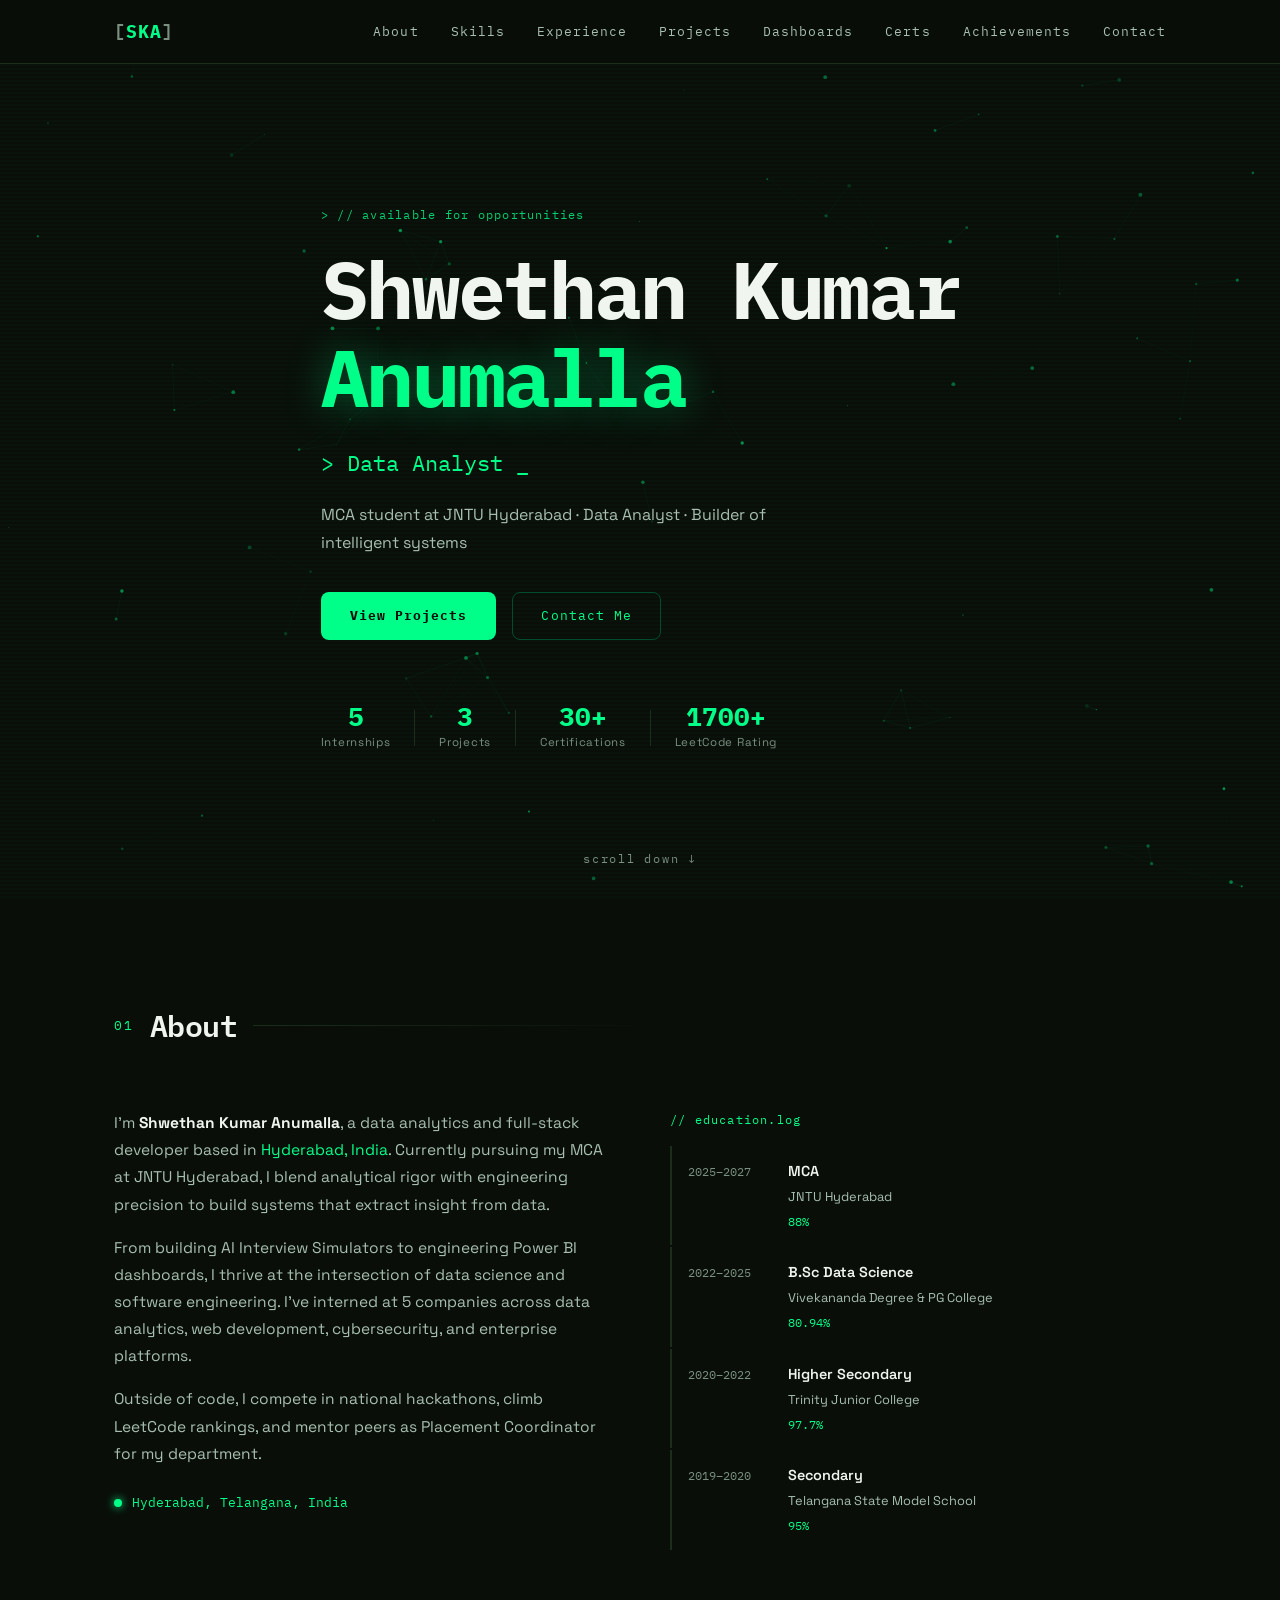
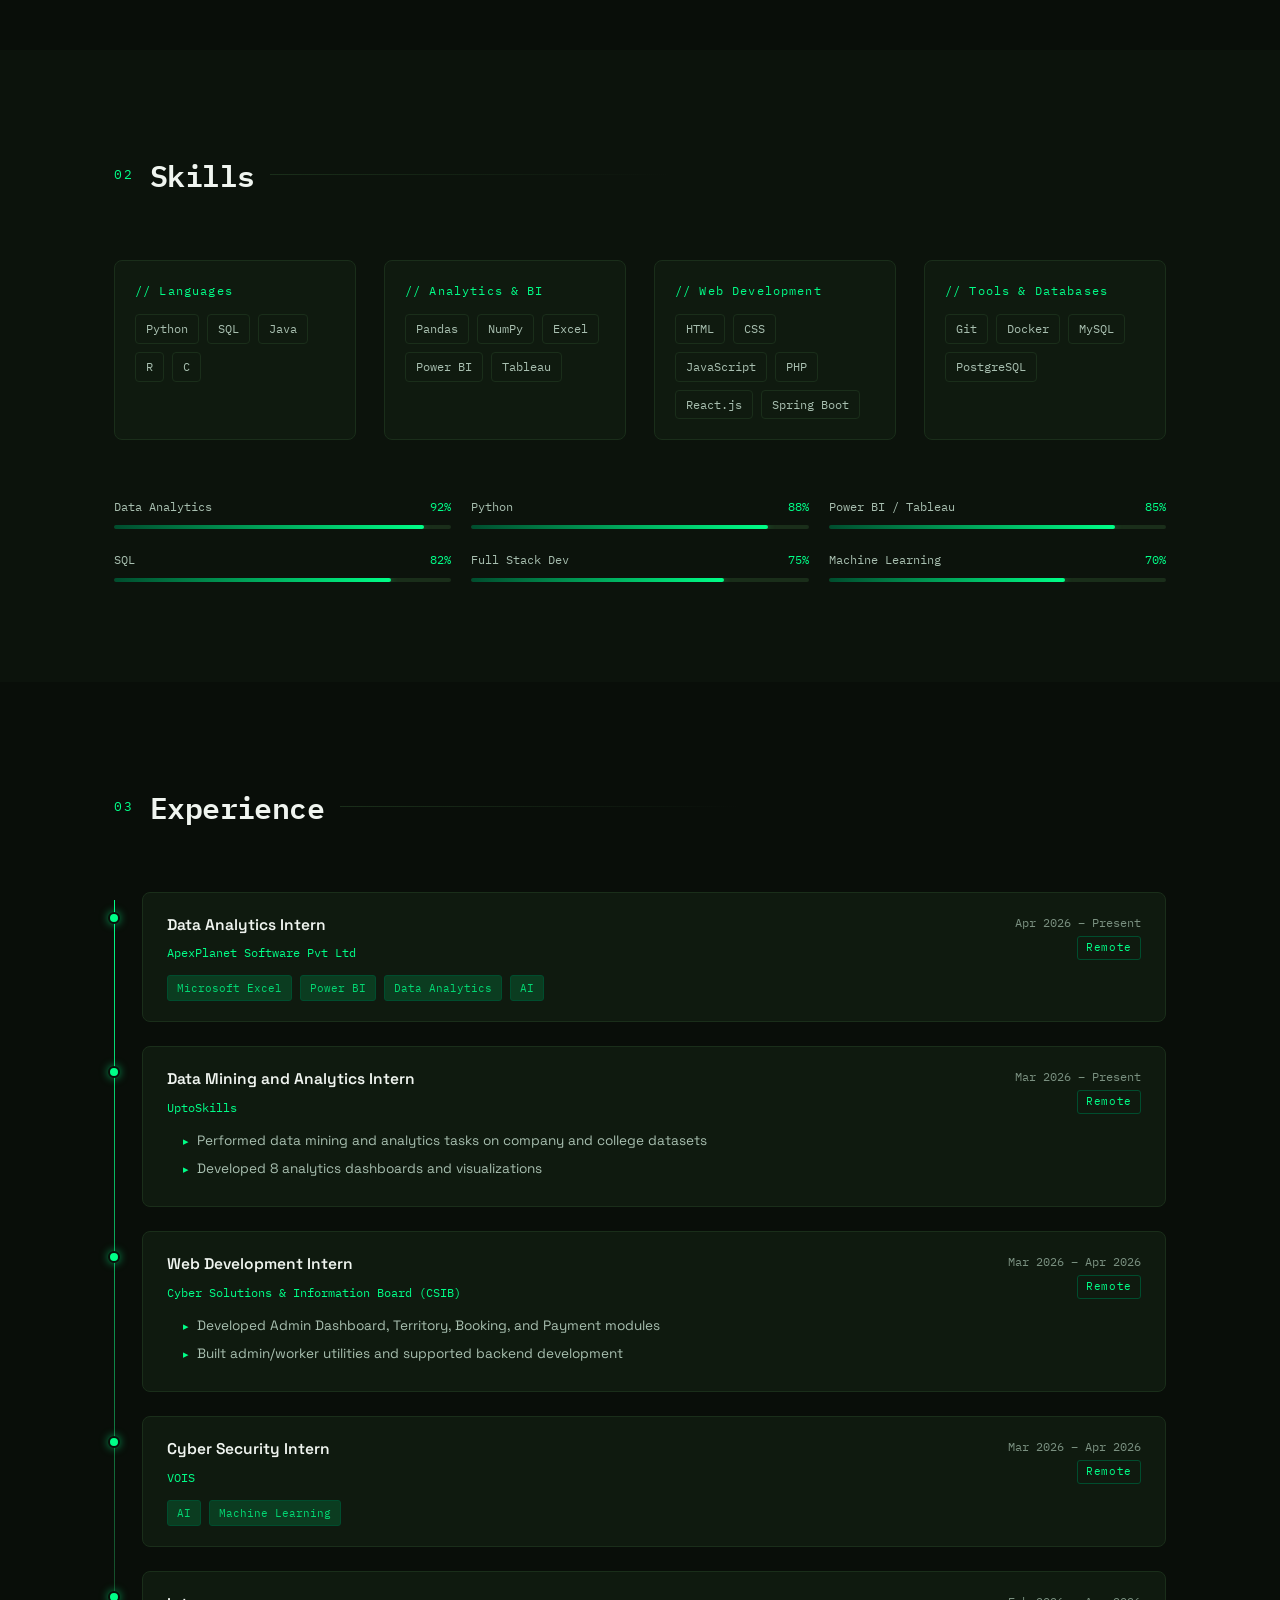
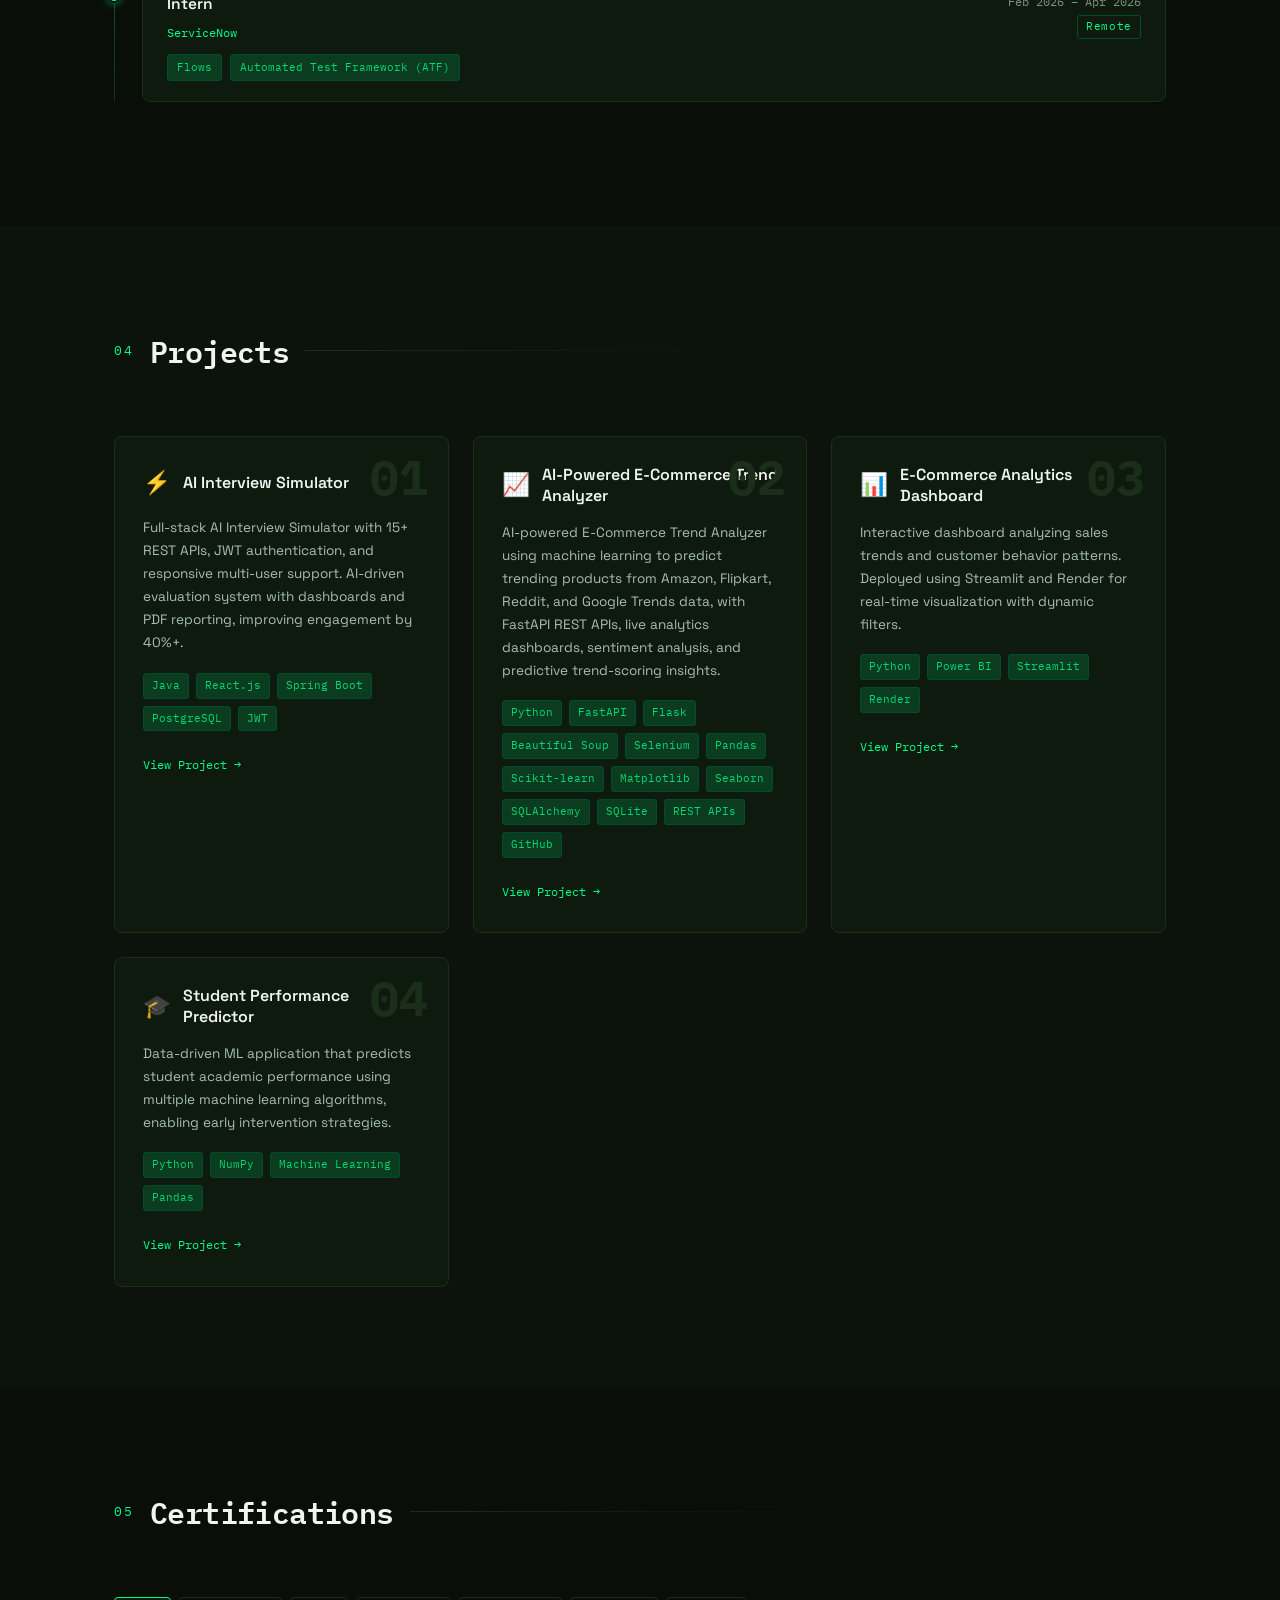
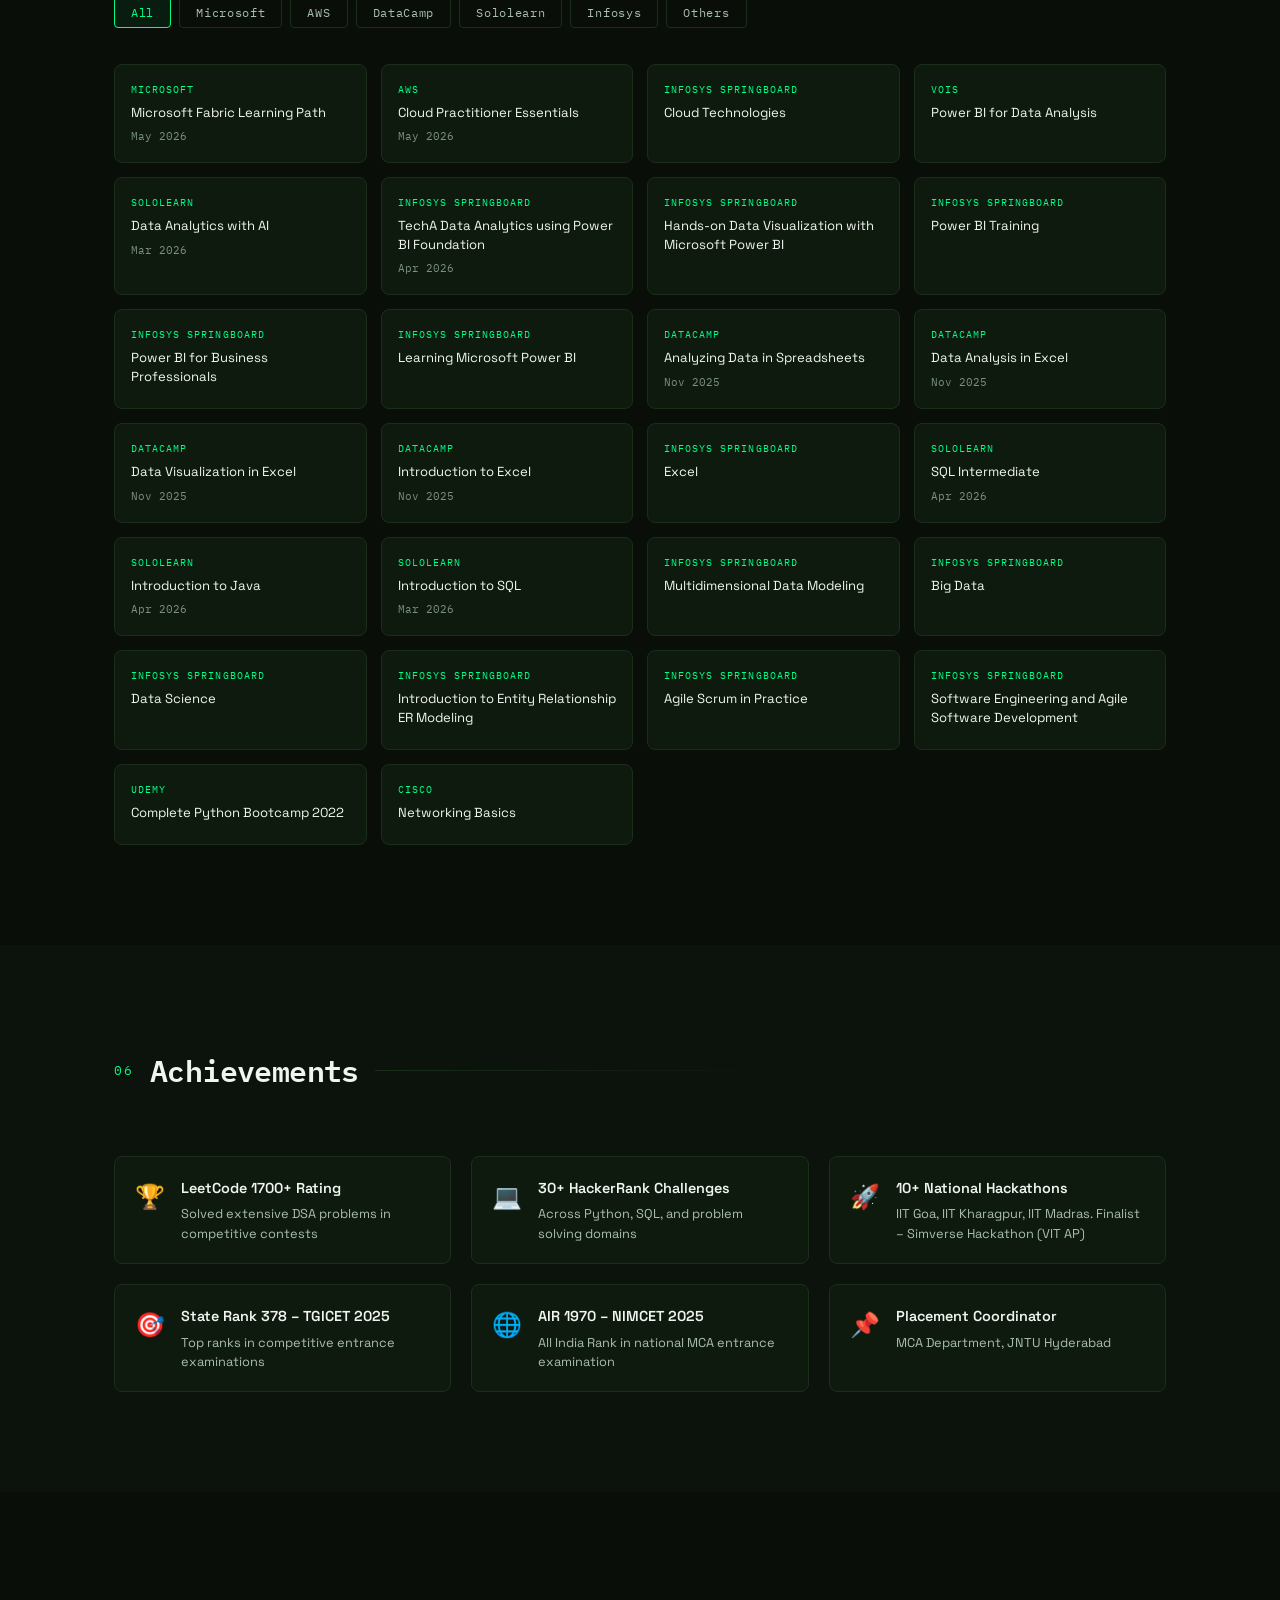
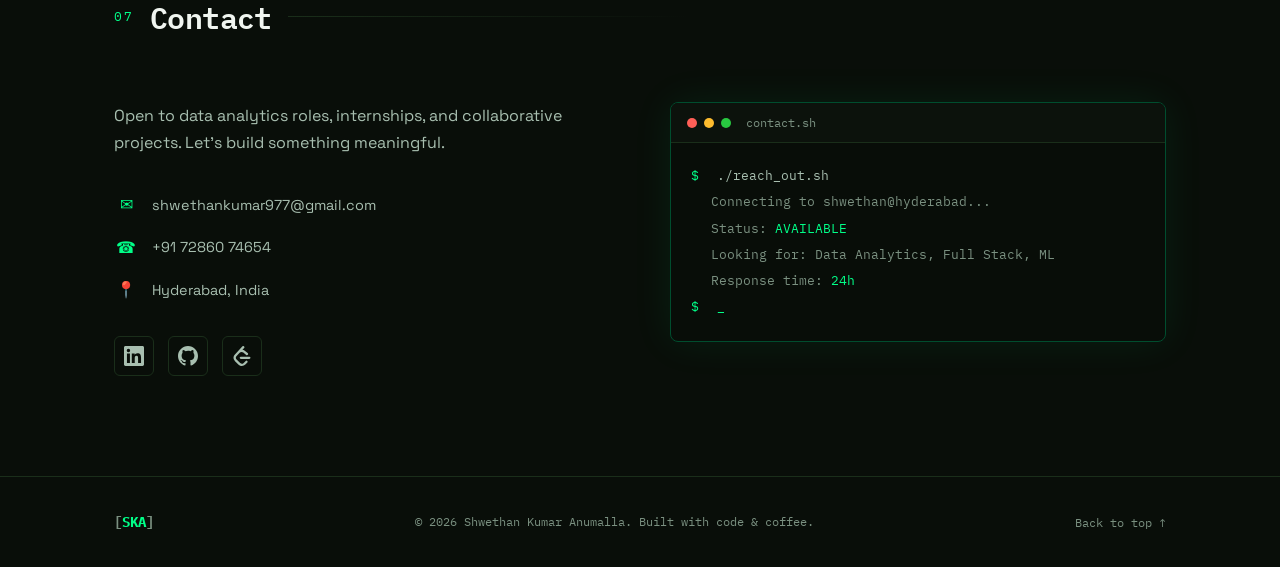
<file: index.html>
<!DOCTYPE html>
<html lang="en">
<head>
  <meta charset="UTF-8" />
  <meta name="viewport" content="width=device-width, initial-scale=1.0" />
  <title>Shwethan Kumar Anumalla – Portfolio</title>
  <link rel="preconnect" href="https://fonts.googleapis.com" />
  <link rel="preconnect" href="https://fonts.gstatic.com" crossorigin />
  <link href="https://fonts.googleapis.com/css2?family=IBM+Plex+Mono:ital,wght@0,400;0,500;0,600;0,700;1,400&family=Space+Grotesk:wght@300;400;500;600;700&display=swap" rel="stylesheet" />
  <link rel="stylesheet" href="style.css" />
</head>
<body>

  <!-- NAVBAR -->
  <nav class="navbar" id="navbar">
    <div class="nav-container">
      <a href="#hero" class="nav-logo">
        <span class="logo-bracket">[</span>SKA<span class="logo-bracket">]</span>
      </a>
      <ul class="nav-links" id="navLinks">
        <li><a href="#about" class="nav-link">About</a></li>
        <li><a href="#skills" class="nav-link">Skills</a></li>
        <li><a href="#experience" class="nav-link">Experience</a></li>
        <li><a href="#projects" class="nav-link">Projects</a></li>
        <li><a href="dashboards.html" class="nav-link">Dashboards</a></li>
        <li><a href="#certifications" class="nav-link">Certs</a></li>
        <li><a href="#achievements" class="nav-link">Achievements</a></li>
        <li><a href="#contact" class="nav-link">Contact</a></li>
      </ul>
      <button class="hamburger" id="hamburger" aria-label="Menu">
        <span></span><span></span><span></span>
      </button>
    </div>
  </nav>

  <!-- HERO -->
  <section class="hero" id="hero">
    <canvas id="particleCanvas"></canvas>
    <div class="scanlines"></div>
    <div class="hero-content">
      <div class="hero-tag">// available for opportunities</div>
      <h1 class="hero-name">Shwethan Kumar<br/><span class="name-accent">Anumalla</span></h1>
      <div class="hero-role">
        <span class="role-prefix">&gt; </span>
        <span class="typed-text" id="typedText"></span>
        <span class="cursor-blink">_</span>
      </div>
      <p class="hero-bio">MCA student at JNTU Hyderabad · Data Analyst · Builder of intelligent systems</p>
      <div class="hero-cta">
        <a href="#projects" class="btn btn-primary">View Projects</a>
        <a href="#contact" class="btn btn-ghost">Contact Me</a>
      </div>
      <div class="hero-stats">
        <div class="stat"><span class="stat-val">5</span><span class="stat-label">Internships</span></div>
        <div class="stat-div"></div>
        <div class="stat"><span class="stat-val">3</span><span class="stat-label">Projects</span></div>
        <div class="stat-div"></div>
        <div class="stat"><span class="stat-val">30+</span><span class="stat-label">Certifications</span></div>
        <div class="stat-div"></div>
        <div class="stat"><span class="stat-val">1700+</span><span class="stat-label">LeetCode Rating</span></div>
      </div>
    </div>
    <div class="hero-scroll-hint">scroll down ↓</div>
  </section>

  <!-- ABOUT -->
  <section class="section" id="about">
    <div class="container">
      <div class="section-header fade-in">
        <span class="section-num">01</span>
        <h2 class="section-title">About</h2>
        <div class="section-line"></div>
      </div>
      <div class="about-grid fade-in">
        <div class="about-text">
          <p>I'm <strong>Shwethan Kumar Anumalla</strong>, a data analytics and full-stack developer based in <span class="accent">Hyderabad, India</span>. Currently pursuing my MCA at JNTU Hyderabad, I blend analytical rigor with engineering precision to build systems that extract insight from data.</p>
          <p>From building AI Interview Simulators to engineering Power BI dashboards, I thrive at the intersection of data science and software engineering. I've interned at 5 companies across data analytics, web development, cybersecurity, and enterprise platforms.</p>
          <p>Outside of code, I compete in national hackathons, climb LeetCode rankings, and mentor peers as Placement Coordinator for my department.</p>
          <div class="about-location">
            <span class="accent-dot"></span>
            <span>Hyderabad, Telangana, India</span>
          </div>
        </div>
        <div class="about-edu">
          <div class="edu-label">// education.log</div>
          <div class="edu-list">
            <div class="edu-item">
              <div class="edu-year">2025–2027</div>
              <div class="edu-details">
                <div class="edu-degree">MCA</div>
                <div class="edu-school">JNTU Hyderabad</div>
                <div class="edu-score">88%</div>
              </div>
            </div>
            <div class="edu-item">
              <div class="edu-year">2022–2025</div>
              <div class="edu-details">
                <div class="edu-degree">B.Sc Data Science</div>
                <div class="edu-school">Vivekananda Degree & PG College</div>
                <div class="edu-score">80.94%</div>
              </div>
            </div>
            <div class="edu-item">
              <div class="edu-year">2020–2022</div>
              <div class="edu-details">
                <div class="edu-degree">Higher Secondary</div>
                <div class="edu-school">Trinity Junior College</div>
                <div class="edu-score">97.7%</div>
              </div>
            </div>
            <div class="edu-item">
              <div class="edu-year">2019–2020</div>
              <div class="edu-details">
                <div class="edu-degree">Secondary</div>
                <div class="edu-school">Telangana State Model School</div>
                <div class="edu-score">95%</div>
              </div>
            </div>
          </div>
        </div>
      </div>
    </div>
  </section>

  <!-- SKILLS -->
  <section class="section section-alt" id="skills">
    <div class="container">
      <div class="section-header fade-in">
        <span class="section-num">02</span>
        <h2 class="section-title">Skills</h2>
        <div class="section-line"></div>
      </div>
      <div class="skills-grid fade-in">
        <div class="skill-category">
          <div class="skill-cat-label">// Languages</div>
          <div class="skill-tags">
            <span class="skill-tag">Python</span>
            <span class="skill-tag">SQL</span>
            <span class="skill-tag">Java</span>
            <span class="skill-tag">R</span>
            <span class="skill-tag">C</span>
          </div>
        </div>
        <div class="skill-category">
          <div class="skill-cat-label">// Analytics & BI</div>
          <div class="skill-tags">
            <span class="skill-tag">Pandas</span>
            <span class="skill-tag">NumPy</span>
            <span class="skill-tag">Excel</span>
            <span class="skill-tag">Power BI</span>
            <span class="skill-tag">Tableau</span>
          </div>
        </div>
        <div class="skill-category">
          <div class="skill-cat-label">// Web Development</div>
          <div class="skill-tags">
            <span class="skill-tag">HTML</span>
            <span class="skill-tag">CSS</span>
            <span class="skill-tag">JavaScript</span>
            <span class="skill-tag">PHP</span>
            <span class="skill-tag">React.js</span>
            <span class="skill-tag">Spring Boot</span>
          </div>
        </div>
        <div class="skill-category">
          <div class="skill-cat-label">// Tools & Databases</div>
          <div class="skill-tags">
            <span class="skill-tag">Git</span>
            <span class="skill-tag">Docker</span>
            <span class="skill-tag">MySQL</span>
            <span class="skill-tag">PostgreSQL</span>
          </div>
        </div>
      </div>

      <div class="skill-bars fade-in">
        <div class="skill-bar-item">
          <div class="skill-bar-header"><span>Data Analytics</span><span class="skill-pct">92%</span></div>
          <div class="skill-bar-track"><div class="skill-bar-fill" data-width="92"></div></div>
        </div>
        <div class="skill-bar-item">
          <div class="skill-bar-header"><span>Python</span><span class="skill-pct">88%</span></div>
          <div class="skill-bar-track"><div class="skill-bar-fill" data-width="88"></div></div>
        </div>
        <div class="skill-bar-item">
          <div class="skill-bar-header"><span>Power BI / Tableau</span><span class="skill-pct">85%</span></div>
          <div class="skill-bar-track"><div class="skill-bar-fill" data-width="85"></div></div>
        </div>
        <div class="skill-bar-item">
          <div class="skill-bar-header"><span>SQL</span><span class="skill-pct">82%</span></div>
          <div class="skill-bar-track"><div class="skill-bar-fill" data-width="82"></div></div>
        </div>
        <div class="skill-bar-item">
          <div class="skill-bar-header"><span>Full Stack Dev</span><span class="skill-pct">75%</span></div>
          <div class="skill-bar-track"><div class="skill-bar-fill" data-width="75"></div></div>
        </div>
        <div class="skill-bar-item">
          <div class="skill-bar-header"><span>Machine Learning</span><span class="skill-pct">70%</span></div>
          <div class="skill-bar-track"><div class="skill-bar-fill" data-width="70"></div></div>
        </div>
      </div>
    </div>
  </section>

  <!-- EXPERIENCE -->
  <section class="section" id="experience">
    <div class="container">
      <div class="section-header fade-in">
        <span class="section-num">03</span>
        <h2 class="section-title">Experience</h2>
        <div class="section-line"></div>
      </div>
      <div class="timeline fade-in">

        <div class="timeline-item">
          <div class="timeline-dot"></div>
          <div class="timeline-card">
            <div class="tl-header">
              <div>
                <div class="tl-role">Data Analytics Intern</div>
                <div class="tl-company">ApexPlanet Software Pvt Ltd</div>
              </div>
              <div class="tl-meta">
                <span class="tl-date">Apr 2026 – Present</span>
                <span class="tl-location">Remote</span>
              </div>
            </div>
            <div class="tl-tags">
              <span class="tl-tag">Microsoft Excel</span>
              <span class="tl-tag">Power BI</span>
              <span class="tl-tag">Data Analytics</span>
              <span class="tl-tag">AI</span>
            </div>
          </div>
        </div>

        <div class="timeline-item">
          <div class="timeline-dot"></div>
          <div class="timeline-card">
            <div class="tl-header">
              <div>
                <div class="tl-role">Data Mining and Analytics Intern</div>
                <div class="tl-company">UptoSkills</div>
              </div>
              <div class="tl-meta">
                <span class="tl-date">Mar 2026 – Present</span>
                <span class="tl-location">Remote</span>
              </div>
            </div>
            <ul class="tl-bullets">
              <li>Performed data mining and analytics tasks on company and college datasets</li>
              <li>Developed 8 analytics dashboards and visualizations</li>
            </ul>
          </div>
        </div>

        <div class="timeline-item">
          <div class="timeline-dot"></div>
          <div class="timeline-card">
            <div class="tl-header">
              <div>
                <div class="tl-role">Web Development Intern</div>
                <div class="tl-company">Cyber Solutions & Information Board (CSIB)</div>
              </div>
              <div class="tl-meta">
                <span class="tl-date">Mar 2026 – Apr 2026</span>
                <span class="tl-location">Remote</span>
              </div>
            </div>
            <ul class="tl-bullets">
              <li>Developed Admin Dashboard, Territory, Booking, and Payment modules</li>
              <li>Built admin/worker utilities and supported backend development</li>
            </ul>
          </div>
        </div>

        <div class="timeline-item">
          <div class="timeline-dot"></div>
          <div class="timeline-card">
            <div class="tl-header">
              <div>
                <div class="tl-role">Cyber Security Intern</div>
                <div class="tl-company">VOIS</div>
              </div>
              <div class="tl-meta">
                <span class="tl-date">Mar 2026 – Apr 2026</span>
                <span class="tl-location">Remote</span>
              </div>
            </div>
            <div class="tl-tags">
              <span class="tl-tag">AI</span>
              <span class="tl-tag">Machine Learning</span>
            </div>
          </div>
        </div>

        <div class="timeline-item">
          <div class="timeline-dot"></div>
          <div class="timeline-card">
            <div class="tl-header">
              <div>
                <div class="tl-role">Intern</div>
                <div class="tl-company">ServiceNow</div>
              </div>
              <div class="tl-meta">
                <span class="tl-date">Feb 2026 – Apr 2026</span>
                <span class="tl-location">Remote</span>
              </div>
            </div>
            <div class="tl-tags">
              <span class="tl-tag">Flows</span>
              <span class="tl-tag">Automated Test Framework (ATF)</span>
            </div>
          </div>
        </div>

      </div>
    </div>
  </section>

  <!-- PROJECTS -->
  <section class="section section-alt" id="projects">
    <div class="container">
      <div class="section-header fade-in">
        <span class="section-num">04</span>
        <h2 class="section-title">Projects</h2>
        <div class="section-line"></div>
      </div>
      <div class="projects-grid fade-in">

        <div class="project-card">
          <div class="project-number">01</div>
          <div class="project-header">
            <div class="project-icon">⚡</div>
            <h3 class="project-title">AI Interview Simulator</h3>
          </div>
          <p class="project-desc">Full-stack AI Interview Simulator with 15+ REST APIs, JWT authentication, and responsive multi-user support. AI-driven evaluation system with dashboards and PDF reporting, improving engagement by 40%+.</p>
          <div class="project-tags">
            <span class="proj-tag">Java</span>
            <span class="proj-tag">React.js</span>
            <span class="proj-tag">Spring Boot</span>
            <span class="proj-tag">PostgreSQL</span>
            <span class="proj-tag">JWT</span>
          </div>
          <a href="https://interview-simulator-itdx.onrender.com" class="project-link">View Project →</a>
        </div>

        <div class="project-card">
          <div class="project-number">02</div>
          <div class="project-header">
            <div class="project-icon">📈</div>
            <h3 class="project-title">AI-Powered E-Commerce Trend Analyzer</h3>
          </div>

        <p class="project-desc">AI-powered E-Commerce Trend Analyzer using machine learning to predict trending products from Amazon, Flipkart, Reddit, and Google Trends data, with FastAPI REST APIs, live analytics dashboards, sentiment analysis, and predictive trend-scoring insights.</p>
        <div class="project-tags">
          <span class="proj-tag">Python</span>
          <span class="proj-tag">FastAPI</span>
          <span class="proj-tag">Flask</span>
          <span class="proj-tag">Beautiful Soup</span>
          <span class="proj-tag">Selenium</span>
          <span class="proj-tag">Pandas</span>
          <span class="proj-tag">Scikit-learn</span>
          <span class="proj-tag">Matplotlib</span>
          <span class="proj-tag">Seaborn</span>
          <span class="proj-tag">SQLAlchemy</span>
          <span class="proj-tag">SQLite</span>
          <span class="proj-tag">REST APIs</span>
          <span class="proj-tag">GitHub</span>
        </div>
        <a href="https://ecommerce-trend-analyzer-6lpa.onrender.com" class="project-link">View Project →</a>
      </div>

        <div class="project-card">
          <div class="project-number">03</div>
          <div class="project-header">
            <div class="project-icon">📊</div>
            <h3 class="project-title">E-Commerce Analytics Dashboard</h3>
          </div>
          <p class="project-desc">Interactive dashboard analyzing sales trends and customer behavior patterns. Deployed using Streamlit and Render for real-time visualization with dynamic filters.</p>
          <div class="project-tags">
            <span class="proj-tag">Python</span>
            <span class="proj-tag">Power BI</span>
            <span class="proj-tag">Streamlit</span>
            <span class="proj-tag">Render</span>
          </div>
          <a href="https://ecommerce-data-analysis.onrender.com" class="project-link">View Project →</a>
        </div>

        <div class="project-card">
          <div class="project-number">04</div>
          <div class="project-header">
            <div class="project-icon">🎓</div>
            <h3 class="project-title">Student Performance Predictor</h3>
          </div>
          <p class="project-desc">Data-driven ML application that predicts student academic performance using multiple machine learning algorithms, enabling early intervention strategies.</p>
          <div class="project-tags">
            <span class="proj-tag">Python</span>
            <span class="proj-tag">NumPy</span>
            <span class="proj-tag">Machine Learning</span>
            <span class="proj-tag">Pandas</span>
          </div>
          <a href="https://student-performance-predictor-qnia.onrender.com" class="project-link">View Project →</a>
        </div>

      </div>
    </div>
  </section>

  <!-- CERTIFICATIONS -->
  <section class="section" id="certifications">
    <div class="container">
      <div class="section-header fade-in">
        <span class="section-num">05</span>
        <h2 class="section-title">Certifications</h2>
        <div class="section-line"></div>
      </div>
      <div class="cert-filters fade-in">
        <button class="cert-filter active" data-filter="all">All</button>
        <button class="cert-filter" data-filter="microsoft">Microsoft</button>
        <button class="cert-filter" data-filter="aws">AWS</button>
        <button class="cert-filter" data-filter="datacamp">DataCamp</button>
        <button class="cert-filter" data-filter="sololearn">Sololearn</button>
        <button class="cert-filter" data-filter="infosys">Infosys</button>
        <button class="cert-filter" data-filter="others">Others</button>
      </div>
      <div class="cert-grid fade-in" id="certGrid">

        <div class="cert-card" data-cat="microsoft">
          <div class="cert-issuer">Microsoft</div>
          <div class="cert-name">Microsoft Fabric Learning Path</div>
          <div class="cert-date">May 2026</div>
        </div>
        <div class="cert-card" data-cat="aws">
          <div class="cert-issuer">AWS</div>
          <div class="cert-name">Cloud Practitioner Essentials</div>
          <div class="cert-date">May 2026</div>
        </div>
        <div class="cert-card" data-cat="infosys">
          <div class="cert-issuer">Infosys Springboard</div>
          <div class="cert-name">Cloud Technologies</div>
          <div class="cert-date"></div>
        </div>
        <div class="cert-card" data-cat="others">
          <div class="cert-issuer">VOIS</div>
          <div class="cert-name">Power BI for Data Analysis</div>
          <div class="cert-date"></div>
        </div>
        <div class="cert-card" data-cat="sololearn">
          <div class="cert-issuer">Sololearn</div>
          <div class="cert-name">Data Analytics with AI</div>
          <div class="cert-date">Mar 2026</div>
        </div>
        <div class="cert-card" data-cat="infosys">
          <div class="cert-issuer">Infosys Springboard</div>
          <div class="cert-name">TechA Data Analytics using Power BI Foundation</div>
          <div class="cert-date">Apr 2026</div>
        </div>
        <div class="cert-card" data-cat="infosys">
          <div class="cert-issuer">Infosys Springboard</div>
          <div class="cert-name">Hands-on Data Visualization with Microsoft Power BI</div>
          <div class="cert-date"></div>
        </div>
        <div class="cert-card" data-cat="infosys">
          <div class="cert-issuer">Infosys Springboard</div>
          <div class="cert-name">Power BI Training</div>
          <div class="cert-date"></div>
        </div>
        <div class="cert-card" data-cat="infosys">
          <div class="cert-issuer">Infosys Springboard</div>
          <div class="cert-name">Power BI for Business Professionals</div>
          <div class="cert-date"></div>
        </div>
        <div class="cert-card" data-cat="infosys">
          <div class="cert-issuer">Infosys Springboard</div>
          <div class="cert-name">Learning Microsoft Power BI</div>
          <div class="cert-date"></div>
        </div>
        <div class="cert-card" data-cat="datacamp">
          <div class="cert-issuer">DataCamp</div>
          <div class="cert-name">Analyzing Data in Spreadsheets</div>
          <div class="cert-date">Nov 2025</div>
        </div>
        <div class="cert-card" data-cat="datacamp">
          <div class="cert-issuer">DataCamp</div>
          <div class="cert-name">Data Analysis in Excel</div>
          <div class="cert-date">Nov 2025</div>
        </div>
        <div class="cert-card" data-cat="datacamp">
          <div class="cert-issuer">DataCamp</div>
          <div class="cert-name">Data Visualization in Excel</div>
          <div class="cert-date">Nov 2025</div>
        </div>
        <div class="cert-card" data-cat="datacamp">
          <div class="cert-issuer">DataCamp</div>
          <div class="cert-name">Introduction to Excel</div>
          <div class="cert-date">Nov 2025</div>
        </div>
        <div class="cert-card" data-cat="infosys">
          <div class="cert-issuer">Infosys Springboard</div>
          <div class="cert-name">Excel</div>
          <div class="cert-date"></div>
        </div>
        <div class="cert-card" data-cat="sololearn">
          <div class="cert-issuer">Sololearn</div>
          <div class="cert-name">SQL Intermediate</div>
          <div class="cert-date">Apr 2026</div>
        </div>
        <div class="cert-card" data-cat="sololearn">
          <div class="cert-issuer">Sololearn</div>
          <div class="cert-name">Introduction to Java</div>
          <div class="cert-date">Apr 2026</div>
        </div>
        <div class="cert-card" data-cat="sololearn">
          <div class="cert-issuer">Sololearn</div>
          <div class="cert-name">Introduction to SQL</div>
          <div class="cert-date">Mar 2026</div>
        </div>
        <div class="cert-card" data-cat="infosys">
          <div class="cert-issuer">Infosys Springboard</div>
          <div class="cert-name">Multidimensional Data Modeling</div>
          <div class="cert-date"></div>
        </div>
        <div class="cert-card" data-cat="infosys">
          <div class="cert-issuer">Infosys Springboard</div>
          <div class="cert-name">Big Data</div>
          <div class="cert-date"></div>
        </div>
        <div class="cert-card" data-cat="infosys">
          <div class="cert-issuer">Infosys Springboard</div>
          <div class="cert-name">Data Science</div>
          <div class="cert-date"></div>
        </div>
        <div class="cert-card" data-cat="infosys">
          <div class="cert-issuer">Infosys Springboard</div>
          <div class="cert-name">Introduction to Entity Relationship ER Modeling</div>
          <div class="cert-date"></div>
        </div>
        <div class="cert-card" data-cat="infosys">
          <div class="cert-issuer">Infosys Springboard</div>
          <div class="cert-name">Agile Scrum in Practice</div>
          <div class="cert-date"></div>
        </div>
        <div class="cert-card" data-cat="infosys">
          <div class="cert-issuer">Infosys Springboard</div>
          <div class="cert-name">Software Engineering and Agile Software Development</div>
          <div class="cert-date"></div>
        </div>
        <div class="cert-card" data-cat="others">
          <div class="cert-issuer">Udemy</div>
          <div class="cert-name">Complete Python Bootcamp 2022</div>
          <div class="cert-date"></div>
        </div>
        <div class="cert-card" data-cat="others">
          <div class="cert-issuer">Cisco</div>
          <div class="cert-name">Networking Basics</div>
          <div class="cert-date"></div>
        </div>

      </div>
    </div>
  </section>

  <!-- ACHIEVEMENTS -->
  <section class="section section-alt" id="achievements">
    <div class="container">
      <div class="section-header fade-in">
        <span class="section-num">06</span>
        <h2 class="section-title">Achievements</h2>
        <div class="section-line"></div>
      </div>
      <div class="achievements-grid fade-in">

        <div class="ach-card">
          <div class="ach-icon">🏆</div>
          <div class="ach-text">
            <div class="ach-title">LeetCode 1700+ Rating</div>
            <div class="ach-sub">Solved extensive DSA problems in competitive contests</div>
          </div>
        </div>

        <div class="ach-card">
          <div class="ach-icon">💻</div>
          <div class="ach-text">
            <div class="ach-title">30+ HackerRank Challenges</div>
            <div class="ach-sub">Across Python, SQL, and problem solving domains</div>
          </div>
        </div>

        <div class="ach-card">
          <div class="ach-icon">🚀</div>
          <div class="ach-text">
            <div class="ach-title">10+ National Hackathons</div>
            <div class="ach-sub">IIT Goa, IIT Kharagpur, IIT Madras. Finalist – Simverse Hackathon (VIT AP)</div>
          </div>
        </div>

        <div class="ach-card">
          <div class="ach-icon">🎯</div>
          <div class="ach-text">
            <div class="ach-title">State Rank 378 – TGICET 2025</div>
            <div class="ach-sub">Top ranks in competitive entrance examinations</div>
          </div>
        </div>

        <div class="ach-card">
          <div class="ach-icon">🌐</div>
          <div class="ach-text">
            <div class="ach-title">AIR 1970 – NIMCET 2025</div>
            <div class="ach-sub">All India Rank in national MCA entrance examination</div>
          </div>
        </div>

        <div class="ach-card">
          <div class="ach-icon">📌</div>
          <div class="ach-text">
            <div class="ach-title">Placement Coordinator</div>
            <div class="ach-sub">MCA Department, JNTU Hyderabad</div>
          </div>
        </div>

      </div>
    </div>
  </section>

  <!-- CONTACT -->
  <section class="section" id="contact">
    <div class="container">
      <div class="section-header fade-in">
        <span class="section-num">07</span>
        <h2 class="section-title">Contact</h2>
        <div class="section-line"></div>
      </div>
      <div class="contact-wrapper fade-in">
        <div class="contact-left">
          <p class="contact-intro">Open to data analytics roles, internships, and collaborative projects. Let's build something meaningful.</p>
          <div class="contact-items">
            <a href="mailto:shwethankumar977@gmail.com" class="contact-item">
              <span class="contact-icon">✉</span>
              <span>shwethankumar977@gmail.com</span>
            </a>
            <a href="tel:+917286074654" class="contact-item">
              <span class="contact-icon">☎</span>
              <span>+91 72860 74654</span>
            </a>
            <div class="contact-item">
              <span class="contact-icon">📍</span>
              <span>Hyderabad, India</span>
            </div>
          </div>
          <div class="social-links">
            <a href="https://www.linkedin.com/in/shwethan-kumar-anumalla-986076252/" class="social-link" aria-label="LinkedIn">
              <svg width="20" height="20" viewBox="0 0 24 24" fill="currentColor"><path d="M20.447 20.452h-3.554v-5.569c0-1.328-.027-3.037-1.852-3.037-1.853 0-2.136 1.445-2.136 2.939v5.667H9.351V9h3.414v1.561h.046c.477-.9 1.637-1.85 3.37-1.85 3.601 0 4.267 2.37 4.267 5.455v6.286zM5.337 7.433a2.062 2.062 0 01-2.063-2.065 2.064 2.064 0 112.063 2.065zm1.782 13.019H3.555V9h3.564v11.452zM22.225 0H1.771C.792 0 0 .774 0 1.729v20.542C0 23.227.792 24 1.771 24h20.451C23.2 24 24 23.227 24 22.271V1.729C24 .774 23.2 0 22.222 0h.003z"/></svg>
            </a>
            <a href="https://github.com/shwethan-04" class="social-link" aria-label="GitHub">
              <svg width="20" height="20" viewBox="0 0 24 24" fill="currentColor"><path d="M12 0C5.374 0 0 5.373 0 12c0 5.302 3.438 9.8 8.207 11.387.599.111.793-.261.793-.577v-2.234c-3.338.726-4.033-1.416-4.033-1.416-.546-1.387-1.333-1.756-1.333-1.756-1.089-.745.083-.729.083-.729 1.205.084 1.839 1.237 1.839 1.237 1.07 1.834 2.807 1.304 3.492.997.107-.775.418-1.305.762-1.604-2.665-.305-5.467-1.334-5.467-5.931 0-1.311.469-2.381 1.236-3.221-.124-.303-.535-1.524.117-3.176 0 0 1.008-.322 3.301 1.23A11.509 11.509 0 0112 5.803c1.02.005 2.047.138 3.006.404 2.291-1.552 3.297-1.23 3.297-1.23.653 1.653.242 2.874.118 3.176.77.84 1.235 1.911 1.235 3.221 0 4.609-2.807 5.624-5.479 5.921.43.372.823 1.102.823 2.222v3.293c0 .319.192.694.801.576C20.566 21.797 24 17.3 24 12c0-6.627-5.373-12-12-12z"/></svg>
            </a>
            <a href="https://leetcode.com/u/shwethan_kumar_anumalla/" class="social-link" aria-label="LeetCode">
              <svg width="20" height="20" viewBox="0 0 24 24" fill="currentColor"><path d="M13.483 0a1.374 1.374 0 0 0-.961.438L7.116 6.226l-3.854 4.126a5.266 5.266 0 0 0-1.209 2.104 5.35 5.35 0 0 0-.125.513 5.527 5.527 0 0 0 .062 2.362 5.83 5.83 0 0 0 .349 1.017 5.938 5.938 0 0 0 1.271 1.818l4.277 4.193.039.038c2.248 2.165 5.852 2.133 8.063-.074l2.396-2.392c.54-.54.54-1.414.003-1.955a1.378 1.378 0 0 0-1.951-.003l-2.396 2.392a3.021 3.021 0 0 1-4.205.038l-.02-.019-4.276-4.193c-.652-.64-.972-1.469-.948-2.263a2.68 2.68 0 0 1 .066-.523 2.545 2.545 0 0 1 .619-1.164L9.13 8.114c1.058-1.134 3.204-1.27 4.43-.278l3.501 2.831c.593.48 1.461.387 1.94-.207a1.384 1.384 0 0 0-.207-1.943l-3.5-2.831c-.8-.647-1.766-1.045-2.774-1.202l2.015-2.158A1.384 1.384 0 0 0 13.483 0zm-2.866 12.815a1.38 1.38 0 0 0-1.38 1.382 1.38 1.38 0 0 0 1.38 1.382H20.79a1.38 1.38 0 0 0 1.38-1.382 1.38 1.38 0 0 0-1.38-1.382z"/></svg>
            </a>
          </div>
        </div>
        <div class="contact-right">
          <div class="terminal-box">
            <div class="terminal-header">
              <span class="t-dot red"></span>
              <span class="t-dot yellow"></span>
              <span class="t-dot green"></span>
              <span class="t-title">contact.sh</span>
            </div>
            <div class="terminal-body">
              <div class="t-line"><span class="t-prompt">$</span> ./reach_out.sh</div>
              <div class="t-line t-output">Connecting to shwethan@hyderabad...</div>
              <div class="t-line t-output">Status: <span class="t-green">AVAILABLE</span></div>
              <div class="t-line t-output">Looking for: Data Analytics, Full Stack, ML</div>
              <div class="t-line t-output">Response time: <span class="t-green">24h</span></div>
              <div class="t-line"><span class="t-prompt">$</span> <span class="cursor-blink-sm">_</span></div>
            </div>
          </div>
        </div>
      </div>
    </div>
  </section>

  <!-- FOOTER -->
  <footer class="footer">
    <div class="container">
      <div class="footer-inner">
        <div class="footer-logo"><span class="logo-bracket">[</span>SKA<span class="logo-bracket">]</span></div>
        <div class="footer-copy">© 2026 Shwethan Kumar Anumalla. Built with code & coffee.</div>
        <div class="footer-links">
          <a href="#hero" class="footer-link">Back to top ↑</a>
        </div>
      </div>
    </div>
  </footer>

  <script src="script.js"></script>
</body>
</html>
</file>
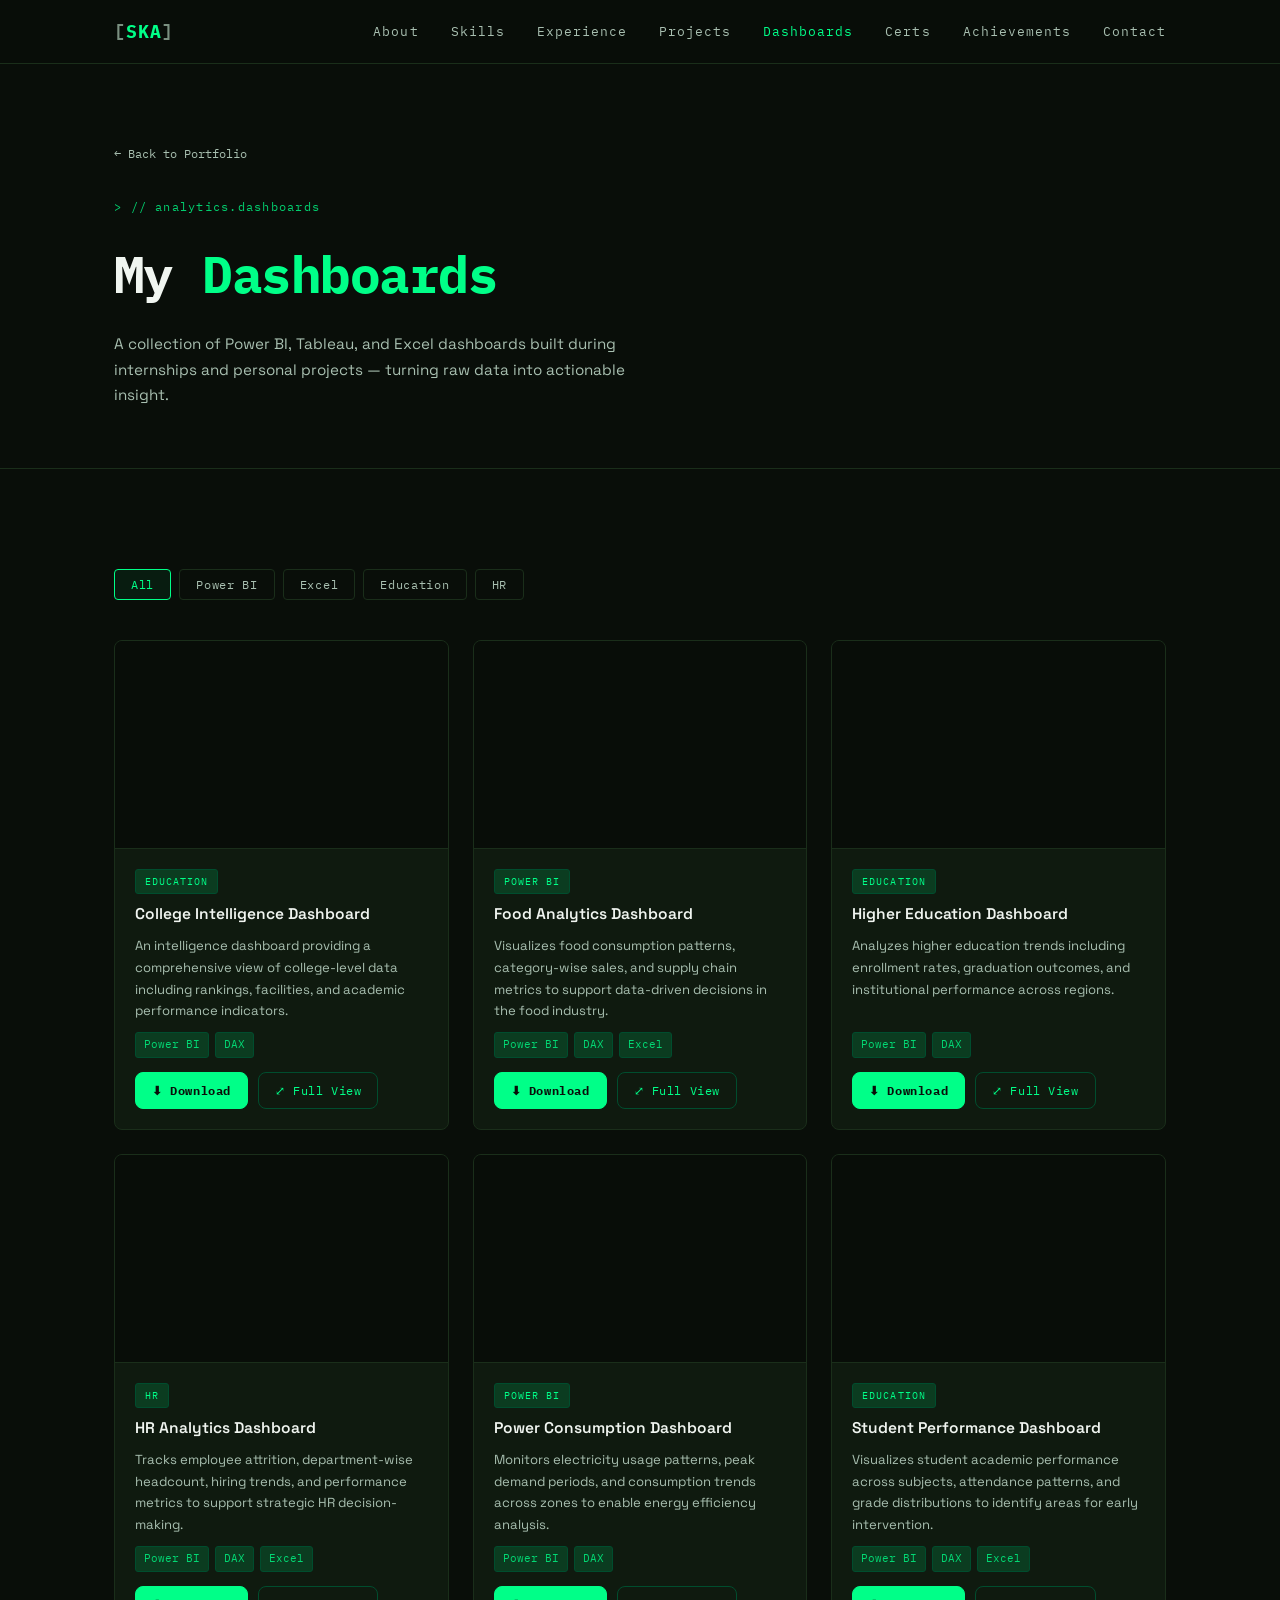
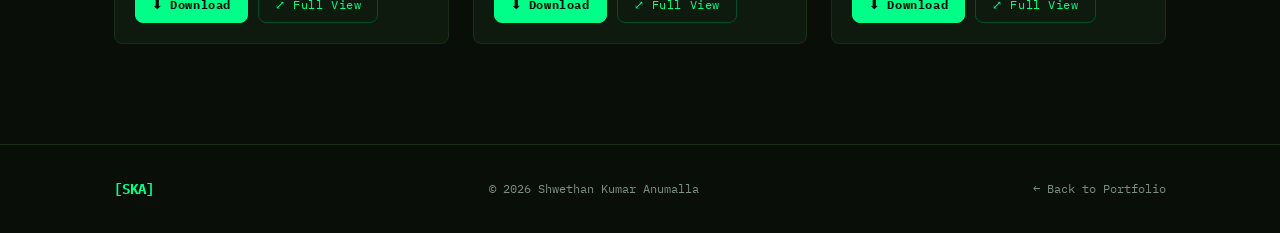
<file: dashboards.html>
<!DOCTYPE html>
<html lang="en">
<head>
  <meta charset="UTF-8" />
  <meta name="viewport" content="width=device-width, initial-scale=1.0" />
  <title>Dashboards – Shwethan Kumar Anumalla</title>
  <link rel="preconnect" href="https://fonts.googleapis.com" />
  <link rel="preconnect" href="https://fonts.gstatic.com" crossorigin />
  <link href="https://fonts.googleapis.com/css2?family=IBM+Plex+Mono:ital,wght@0,400;0,500;0,600;0,700;1,400&family=Space+Grotesk:wght@300;400;500;600;700&display=swap" rel="stylesheet" />
  <link rel="stylesheet" href="style.css" />
  <style>
    /* ── PAGE-SPECIFIC STYLES ── */
    .dash-hero {
      padding: 140px 0 60px;
      background: var(--bg);
      border-bottom: 1px solid var(--border);
    }
    .dash-hero-tag {
      font-family: var(--font-mono);
      font-size: 0.78rem;
      color: var(--green);
      letter-spacing: 0.1em;
      margin-bottom: 16px;
      opacity: 0.8;
    }
    .dash-hero-tag::before { content: '> '; }
    .dash-hero-title {
      font-family: var(--font-mono);
      font-size: clamp(1.8rem, 5vw, 3.2rem);
      font-weight: 700;
      letter-spacing: -0.03em;
      margin-bottom: 14px;
    }
    .dash-hero-title span { color: var(--green); }
    .dash-hero-sub {
      font-size: 0.95rem;
      color: var(--gray-light);
      max-width: 560px;
      line-height: 1.7;
    }

    /* ── FILTER BAR ── */
    .dash-filters {
      display: flex;
      flex-wrap: wrap;
      gap: 8px;
      margin-bottom: 40px;
    }
    .dash-filter {
      font-family: var(--font-mono);
      font-size: 0.73rem;
      padding: 7px 16px;
      border-radius: 4px;
      border: 1px solid var(--border);
      background: transparent;
      color: var(--gray-light);
      cursor: pointer;
      transition: all var(--transition);
      letter-spacing: 0.06em;
    }
    .dash-filter:hover,
    .dash-filter.active {
      border-color: var(--green);
      color: var(--green);
      background: rgba(0,255,136,0.06);
    }

    /* ── DASHBOARD GRID ── */
    .dash-grid {
      display: grid;
      grid-template-columns: repeat(auto-fill, minmax(320px, 1fr));
      gap: 24px;
    }

    /* ── DASHBOARD CARD ── */
    .dash-card {
      background: var(--card);
      border: 1px solid var(--border);
      border-radius: var(--radius);
      overflow: hidden;
      transition: all var(--transition);
      display: flex;
      flex-direction: column;
    }
    .dash-card:hover {
      border-color: var(--green-dark);
      box-shadow: 0 8px 40px rgba(0,255,136,0.1);
      transform: translateY(-4px);
    }
    .dash-card.hidden { display: none; }

    /* PDF preview area */
    .dash-preview {
      position: relative;
      width: 100%;
      aspect-ratio: 16 / 10;
      background: #080d08;
      border-bottom: 1px solid var(--border);
      overflow: hidden;
    }
    .dash-preview iframe {
      width: 100%;
      height: 100%;
      border: none;
      pointer-events: none;
    }
    .dash-preview-overlay {
      position: absolute;
      inset: 0;
      display: flex;
      align-items: center;
      justify-content: center;
      background: rgba(9,14,9,0.55);
      opacity: 0;
      transition: opacity var(--transition);
      cursor: pointer;
    }
    .dash-card:hover .dash-preview-overlay { opacity: 1; }
    .dash-preview-btn {
      font-family: var(--font-mono);
      font-size: 0.78rem;
      padding: 10px 22px;
      border-radius: var(--radius);
      border: 1px solid var(--green);
      color: var(--green);
      background: rgba(9,14,9,0.85);
      cursor: pointer;
      letter-spacing: 0.06em;
      transition: background var(--transition);
    }
    .dash-preview-btn:hover { background: rgba(0,255,136,0.12); }

    /* Card body */
    .dash-body {
      padding: 20px;
      flex: 1;
      display: flex;
      flex-direction: column;
      gap: 10px;
    }
    .dash-cat-badge {
      font-family: var(--font-mono);
      font-size: 0.65rem;
      letter-spacing: 0.1em;
      text-transform: uppercase;
      color: var(--green);
      background: var(--green-dim);
      border: 1px solid var(--green-dark);
      padding: 3px 9px;
      border-radius: 3px;
      width: fit-content;
    }
    .dash-title {
      font-size: 0.97rem;
      font-weight: 600;
      color: var(--white);
      line-height: 1.35;
    }
    .dash-desc {
      font-size: 0.82rem;
      color: var(--gray-light);
      line-height: 1.65;
      flex: 1;
    }
    .dash-tools {
      display: flex;
      flex-wrap: wrap;
      gap: 6px;
    }
    .dash-tool-tag {
      font-family: var(--font-mono);
      font-size: 0.68rem;
      padding: 3px 8px;
      border-radius: 3px;
      background: var(--green-dim);
      border: 1px solid var(--green-dark);
      color: var(--green-text);
    }
    .dash-actions {
      display: flex;
      gap: 10px;
      margin-top: 4px;
    }
    .dash-btn {
      font-family: var(--font-mono);
      font-size: 0.73rem;
      padding: 8px 16px;
      border-radius: var(--radius);
      cursor: pointer;
      transition: all var(--transition);
      letter-spacing: 0.05em;
      border: 1px solid var(--green-dark);
      color: var(--green);
      background: transparent;
      text-decoration: none;
      display: inline-flex;
      align-items: center;
      gap: 6px;
    }
    .dash-btn:hover {
      border-color: var(--green);
      background: rgba(0,255,136,0.08);
      box-shadow: 0 0 14px rgba(0,255,136,0.15);
    }
    .dash-btn.primary {
      background: var(--green);
      color: var(--bg);
      font-weight: 700;
      border-color: var(--green);
    }
    .dash-btn.primary:hover {
      background: transparent;
      color: var(--green);
    }

    /* ── LIGHTBOX MODAL ── */
    .modal-overlay {
      position: fixed;
      inset: 0;
      background: rgba(0,0,0,0.88);
      z-index: 2000;
      display: flex;
      align-items: center;
      justify-content: center;
      padding: 24px;
      opacity: 0;
      pointer-events: none;
      transition: opacity 0.25s ease;
    }
    .modal-overlay.open {
      opacity: 1;
      pointer-events: all;
    }
    .modal-box {
      background: var(--card);
      border: 1px solid var(--green-dark);
      border-radius: 10px;
      width: 100%;
      max-width: 960px;
      max-height: 90vh;
      display: flex;
      flex-direction: column;
      overflow: hidden;
      box-shadow: 0 0 60px rgba(0,255,136,0.12);
      transform: scale(0.96);
      transition: transform 0.25s ease;
    }
    .modal-overlay.open .modal-box { transform: scale(1); }
    .modal-header {
      display: flex;
      align-items: center;
      justify-content: space-between;
      padding: 14px 20px;
      border-bottom: 1px solid var(--border);
      background: #0c120c;
    }
    .modal-title {
      font-family: var(--font-mono);
      font-size: 0.82rem;
      color: var(--green);
      letter-spacing: 0.06em;
    }
    .modal-close {
      background: none;
      border: none;
      color: var(--gray-light);
      font-size: 1.3rem;
      cursor: pointer;
      line-height: 1;
      transition: color var(--transition);
      padding: 2px 6px;
    }
    .modal-close:hover { color: var(--green); }
    .modal-iframe-wrap {
      flex: 1;
      overflow: hidden;
    }
    .modal-iframe-wrap iframe {
      width: 100%;
      height: 100%;
      min-height: 70vh;
      border: none;
    }
    .modal-footer {
      padding: 12px 20px;
      border-top: 1px solid var(--border);
      display: flex;
      justify-content: flex-end;
      gap: 10px;
    }

    /* ── BACK LINK ── */
    .back-link {
      display: inline-flex;
      align-items: center;
      gap: 8px;
      font-family: var(--font-mono);
      font-size: 0.78rem;
      color: var(--gray-light);
      transition: color var(--transition);
      margin-bottom: 32px;
    }
    .back-link:hover { color: var(--green); }

    @media (max-width: 768px) {
      .dash-grid { grid-template-columns: 1fr; }
      .modal-box { max-height: 95vh; }
    }
  </style>
</head>
<body>

  <!-- NAVBAR -->
  <nav class="navbar" id="navbar">
    <div class="nav-container">
      <a href="index.html#hero" class="nav-logo">
        <span class="logo-bracket">[</span>SKA<span class="logo-bracket">]</span>
      </a>
      <ul class="nav-links" id="navLinks">
        <li><a href="index.html#about"          class="nav-link">About</a></li>
        <li><a href="index.html#skills"         class="nav-link">Skills</a></li>
        <li><a href="index.html#experience"     class="nav-link">Experience</a></li>
        <li><a href="index.html#projects"       class="nav-link">Projects</a></li>
        <li><a href="dashboards.html"           class="nav-link" style="color:var(--green)">Dashboards</a></li>
        <li><a href="index.html#certifications" class="nav-link">Certs</a></li>
        <li><a href="index.html#achievements"   class="nav-link">Achievements</a></li>
        <li><a href="index.html#contact"        class="nav-link">Contact</a></li>
      </ul>
      <button class="hamburger" id="hamburger" aria-label="Menu">
        <span></span><span></span><span></span>
      </button>
    </div>
  </nav>

  <!-- PAGE HERO -->
  <div class="dash-hero">
    <div class="container">
      <a href="index.html" class="back-link">← Back to Portfolio</a>
      <div class="dash-hero-tag">// analytics.dashboards</div>
      <h1 class="dash-hero-title">My <span>Dashboards</span></h1>
      <p class="dash-hero-sub">A collection of Power BI, Tableau, and Excel dashboards built during internships and personal projects — turning raw data into actionable insight.</p>
    </div>
  </div>

  <!-- DASHBOARDS SECTION -->
  <section class="section">
    <div class="container">

      <!-- Filters -->
      <div class="dash-filters fade-in">
        <button class="dash-filter active" data-filter="all">All</button>
        <button class="dash-filter" data-filter="powerbi">Power BI</button>
        <button class="dash-filter" data-filter="excel">Excel</button>
        <button class="dash-filter" data-filter="education">Education</button>
        <button class="dash-filter" data-filter="hr">HR</button>
      </div>

      <!-- Grid -->
      <div class="dash-grid fade-in" id="dashGrid">

        <!-- 1. College Intelligence Dashboard -->

        <div class="dash-card" data-cat="education">
          <div class="dash-preview">
            <iframe
              src="dashboards/College_Intelligence_Dashboard.pdf"
              title="College Intelligence Dashboard"></iframe>
            <div class="dash-preview-overlay"
              data-pdf="dashboards/College_Intelligence_Dashboard.pdf"
              data-title="College Intelligence Dashboard">
              <button class="dash-preview-btn">⤢ Expand</button>
            </div>
          </div>
          <div class="dash-body">
            <span class="dash-cat-badge">Education</span>
            <div class="dash-title">College Intelligence Dashboard</div>
            <p class="dash-desc">An intelligence dashboard providing a comprehensive view of college-level data including rankings, facilities, and academic performance indicators.</p>
            <div class="dash-tools">
              <span class="dash-tool-tag">Power BI</span>
              <span class="dash-tool-tag">DAX</span>
            </div>
            <div class="dash-actions">
              <a href="dashboards/College_Intelligence_Dashboard.pdf" download class="dash-btn primary">⬇ Download</a>
              <button class="dash-btn open-modal"
                data-pdf="dashboards/College_Intelligence_Dashboard.pdf"
                data-title="College Intelligence Dashboard">⤢ Full View</button>
            </div>
          </div>
        </div>

        <!-- 2. Food Dashboard -->
        <div class="dash-card" data-cat="powerbi">
          <div class="dash-preview">
            <iframe
              src="dashboards/fooddbshwethan.pdf#toolbar=0&navpanes=0&scrollbar=0"
              title="Food Analytics Dashboard"></iframe>
            <div class="dash-preview-overlay"
              data-pdf="dashboards/fooddbshwethan.pdf"
              data-title="Food Analytics Dashboard">
              <button class="dash-preview-btn">⤢ Expand</button>
            </div>
          </div>
          <div class="dash-body">
            <span class="dash-cat-badge">Power BI</span>
            <div class="dash-title">Food Analytics Dashboard</div>
            <p class="dash-desc">Visualizes food consumption patterns, category-wise sales, and supply chain metrics to support data-driven decisions in the food industry.</p>
            <div class="dash-tools">
              <span class="dash-tool-tag">Power BI</span>
              <span class="dash-tool-tag">DAX</span>
              <span class="dash-tool-tag">Excel</span>
            </div>
            <div class="dash-actions">
              <a href="dashboards/fooddbshwethan.pdf" download class="dash-btn primary">⬇ Download</a>
              <button class="dash-btn open-modal"
                data-pdf="dashboards/fooddbshwethan.pdf"
                data-title="Food Analytics Dashboard">⤢ Full View</button>
            </div>
          </div>
        </div>

        <!-- 3. Higher Education Dashboard -->
        <div class="dash-card" data-cat="education">
          <div class="dash-preview">
            <iframe
              src="dashboards/highereducationdbshwethan.pdf#toolbar=0&navpanes=0&scrollbar=0"
              title="Higher Education Dashboard"></iframe>
            <div class="dash-preview-overlay"
              data-pdf="dashboards/highereducationdbshwethan.pdf"
              data-title="Higher Education Dashboard">
              <button class="dash-preview-btn">⤢ Expand</button>
            </div>
          </div>
          <div class="dash-body">
            <span class="dash-cat-badge">Education</span>
            <div class="dash-title">Higher Education Dashboard</div>
            <p class="dash-desc">Analyzes higher education trends including enrollment rates, graduation outcomes, and institutional performance across regions.</p>
            <div class="dash-tools">
              <span class="dash-tool-tag">Power BI</span>
              <span class="dash-tool-tag">DAX</span>
            </div>
            <div class="dash-actions">
              <a href="dashboards/highereducationdbshwethan.pdf" download class="dash-btn primary">⬇ Download</a>
              <button class="dash-btn open-modal"
                data-pdf="dashboards/highereducationdbshwethan.pdf"
                data-title="Higher Education Dashboard">⤢ Full View</button>
            </div>
          </div>
        </div>

        <!-- 4. HR Dashboard -->
        <div class="dash-card" data-cat="hr">
          <div class="dash-preview">
            <iframe
              src="dashboards/hrdashboard.pdf#toolbar=0&navpanes=0&scrollbar=0"
              title="HR Analytics Dashboard"></iframe>
            <div class="dash-preview-overlay"
              data-pdf="dashboards/hrdashboard.pdf"
              data-title="HR Analytics Dashboard">
              <button class="dash-preview-btn">⤢ Expand</button>
            </div>
          </div>
          <div class="dash-body">
            <span class="dash-cat-badge">HR</span>
            <div class="dash-title">HR Analytics Dashboard</div>
            <p class="dash-desc">Tracks employee attrition, department-wise headcount, hiring trends, and performance metrics to support strategic HR decision-making.</p>
            <div class="dash-tools">
              <span class="dash-tool-tag">Power BI</span>
              <span class="dash-tool-tag">DAX</span>
              <span class="dash-tool-tag">Excel</span>
            </div>
            <div class="dash-actions">
              <a href="dashboards/hrdashboard.pdf" download class="dash-btn primary">⬇ Download</a>
              <button class="dash-btn open-modal"
                data-pdf="dashboards/hrdashboard.pdf"
                data-title="HR Analytics Dashboard">⤢ Full View</button>
            </div>
          </div>
        </div>

        <!-- 5. Power Consumption Dashboard -->
        <div class="dash-card" data-cat="powerbi">
          <div class="dash-preview">
            <iframe
              src="dashboards/powerconsumptiondashboard.pdf#toolbar=0&navpanes=0&scrollbar=0"
              title="Power Consumption Dashboard"></iframe>
            <div class="dash-preview-overlay"
              data-pdf="dashboards/powerconsumptiondashboard.pdf"
              data-title="Power Consumption Dashboard">
              <button class="dash-preview-btn">⤢ Expand</button>
            </div>
          </div>
          <div class="dash-body">
            <span class="dash-cat-badge">Power BI</span>
            <div class="dash-title">Power Consumption Dashboard</div>
            <p class="dash-desc">Monitors electricity usage patterns, peak demand periods, and consumption trends across zones to enable energy efficiency analysis.</p>
            <div class="dash-tools">
              <span class="dash-tool-tag">Power BI</span>
              <span class="dash-tool-tag">DAX</span>
            </div>
            <div class="dash-actions">
              <a href="dashboards/powerconsumptiondashboard.pdf" download class="dash-btn primary">⬇ Download</a>
              <button class="dash-btn open-modal"
                data-pdf="dashboards/powerconsumptiondashboard.pdf"
                data-title="Power Consumption Dashboard">⤢ Full View</button>
            </div>
          </div>
        </div>

        <!-- 6. Student Performance Dashboard -->
        <div class="dash-card" data-cat="education">
          <div class="dash-preview">
            <iframe
              src="dashboards/studentperformancedbshwethan.pdf#toolbar=0&navpanes=0&scrollbar=0"
              title="Student Performance Dashboard"></iframe>
            <div class="dash-preview-overlay"
              data-pdf="dashboards/studentperformancedbshwethan.pdf"
              data-title="Student Performance Dashboard">
              <button class="dash-preview-btn">⤢ Expand</button>
            </div>
          </div>
          <div class="dash-body">
            <span class="dash-cat-badge">Education</span>
            <div class="dash-title">Student Performance Dashboard</div>
            <p class="dash-desc">Visualizes student academic performance across subjects, attendance patterns, and grade distributions to identify areas for early intervention.</p>
            <div class="dash-tools">
              <span class="dash-tool-tag">Power BI</span>
              <span class="dash-tool-tag">DAX</span>
              <span class="dash-tool-tag">Excel</span>
            </div>
            <div class="dash-actions">
              <a href="dashboards/studentperformancedbshwethan.pdf" download class="dash-btn primary">⬇ Download</a>
              <button class="dash-btn open-modal"
                data-pdf="dashboards/studentperformancedbshwethan.pdf"
                data-title="Student Performance Dashboard">⤢ Full View</button>
            </div>
          </div>
        </div>

      </div>
    </div>
  </section>

  <!-- LIGHTBOX MODAL -->
  <div class="modal-overlay" id="modalOverlay" role="dialog" aria-modal="true" aria-label="Dashboard viewer">
    <div class="modal-box">
      <div class="modal-header">
        <span class="modal-title" id="modalTitle">Dashboard</span>
        <button class="modal-close" id="modalClose" aria-label="Close">✕</button>
      </div>
      <div class="modal-iframe-wrap">
        <iframe id="modalIframe" src="" title="Dashboard PDF viewer"></iframe>
      </div>
      <div class="modal-footer">
        <a id="modalDownload" href="#" download class="dash-btn primary">⬇ Download PDF</a>
        <button class="dash-btn" id="modalCloseBtn">Close</button>
      </div>
    </div>
  </div>

  <!-- FOOTER -->
  <footer class="footer">
    <div class="container">
      <div class="footer-inner">
        <span class="footer-logo">[SKA]</span>
        <span class="footer-copy">© 2026 Shwethan Kumar Anumalla</span>
        <a href="index.html" class="footer-link">← Back to Portfolio</a>
      </div>
    </div>
  </footer>

  <script>
    'use strict';

    // ── NAVBAR ──
    const navbar    = document.getElementById('navbar');
    const hamburger = document.getElementById('hamburger');
    const navLinks  = document.getElementById('navLinks');

    window.addEventListener('scroll', () => {
      navbar.classList.toggle('scrolled', window.scrollY > 40);
    });
    hamburger.addEventListener('click', () => {
      hamburger.classList.toggle('open');
      navLinks.classList.toggle('open');
    });

    // ── FADE-IN ──
    const fadeEls = document.querySelectorAll('.fade-in');
    const observer = new IntersectionObserver((entries) => {
      entries.forEach(entry => {
        if (entry.isIntersecting) {
          entry.target.classList.add('visible');
          observer.unobserve(entry.target);
        }
      });
    }, { threshold: 0.1 });
    fadeEls.forEach(el => observer.observe(el));

    // ── FILTER ──
    const filterBtns = document.querySelectorAll('.dash-filter');
    const dashCards  = document.querySelectorAll('.dash-card');

    filterBtns.forEach(btn => {
      btn.addEventListener('click', () => {
        filterBtns.forEach(b => b.classList.remove('active'));
        btn.classList.add('active');
        const filter = btn.dataset.filter;
        dashCards.forEach(card => {
          card.classList.toggle('hidden', filter !== 'all' && card.dataset.cat !== filter);
        });
      });
    });

    // ── MODAL ──
    const overlay       = document.getElementById('modalOverlay');
    const modalIframe   = document.getElementById('modalIframe');
    const modalTitle    = document.getElementById('modalTitle');
    const modalDownload = document.getElementById('modalDownload');
    const modalClose    = document.getElementById('modalClose');
    const modalCloseBtn = document.getElementById('modalCloseBtn');

    function openModal(pdf, title) {
      modalIframe.src = pdf;
      modalTitle.textContent = title;
      modalDownload.href = pdf;
      modalDownload.setAttribute('download', title + '.pdf');
      overlay.classList.add('open');
      document.body.style.overflow = 'hidden';
    }

    function closeModal() {
      overlay.classList.remove('open');
      document.body.style.overflow = '';
      setTimeout(() => { modalIframe.src = ''; }, 300);
    }

    // Open via card overlay (hover expand)
    document.querySelectorAll('.dash-preview-overlay').forEach(el => {
      el.addEventListener('click', () => openModal(el.dataset.pdf, el.dataset.title));
    });

    // Open via "Full View" button
    document.querySelectorAll('.open-modal').forEach(btn => {
      btn.addEventListener('click', () => openModal(btn.dataset.pdf, btn.dataset.title));
    });

    modalClose.addEventListener('click', closeModal);
    modalCloseBtn.addEventListener('click', closeModal);
    overlay.addEventListener('click', e => { if (e.target === overlay) closeModal(); });
    document.addEventListener('keydown', e => { if (e.key === 'Escape') closeModal(); });
  </script>
</body>
</html>
</file>
<file: style.css>
/* ============================================================
   SHWETHAN KUMAR ANUMALLA – PORTFOLIO
   Theme: Terminal / Hacker Phosphor Green
   ============================================================ */

:root {
  --bg: #090e09;
  --bg-alt: #0c130c;
  --card: #0f1a0f;
  --card-hover: #132013;
  --border: #1a2e1a;
  --border-glow: #00ff8855;
  --green: #00ff88;
  --green-mid: #00cc66;
  --green-dim: #00995044;
  --green-dark: #004d2e;
  --green-text: #00ff88cc;
  --white: #f0f5f0;
  --gray: #7a9080;
  --gray-light: #a8bfb0;
  --font-mono: 'IBM Plex Mono', monospace;
  --font-sans: 'Space Grotesk', sans-serif;
  --nav-h: 64px;
  --radius: 8px;
  --transition: 0.25s ease;
}

*, *::before, *::after { box-sizing: border-box; margin: 0; padding: 0; }

html { scroll-behavior: smooth; font-size: 16px; }

body {
  background: var(--bg);
  color: var(--white);
  font-family: var(--font-sans);
  line-height: 1.65;
  overflow-x: hidden;
}

a { color: inherit; text-decoration: none; }
ul { list-style: none; }
img { max-width: 100%; }

/* ============================================================
   SCROLLBAR
   ============================================================ */
::-webkit-scrollbar { width: 6px; }
::-webkit-scrollbar-track { background: var(--bg); }
::-webkit-scrollbar-thumb { background: var(--green-dark); border-radius: 3px; }

/* ============================================================
   UTILITIES
   ============================================================ */
.container {
  max-width: 1100px;
  margin: 0 auto;
  padding: 0 24px;
}

.accent { color: var(--green); }

.section {
  padding: 100px 0;
}
.section-alt {
  background: var(--bg-alt);
}

.section-header {
  display: flex;
  align-items: center;
  gap: 16px;
  margin-bottom: 60px;
}
.section-num {
  font-family: var(--font-mono);
  font-size: 0.8rem;
  color: var(--green);
  letter-spacing: 2px;
}
.section-title {
  font-family: var(--font-mono);
  font-size: clamp(1.4rem, 3vw, 1.9rem);
  font-weight: 600;
  letter-spacing: -0.02em;
}
.section-line {
  flex: 1;
  height: 1px;
  background: linear-gradient(to right, var(--border), transparent);
  max-width: 400px;
}

/* ============================================================
   NAVBAR
   ============================================================ */
.navbar {
  position: fixed;
  top: 0; left: 0; right: 0;
  height: var(--nav-h);
  z-index: 1000;
  background: rgba(9, 14, 9, 0.92);
  backdrop-filter: blur(12px);
  border-bottom: 1px solid var(--border);
  transition: border-color var(--transition);
}
.navbar.scrolled { border-bottom-color: var(--green-dark); }

.nav-container {
  max-width: 1100px;
  margin: 0 auto;
  padding: 0 24px;
  height: 100%;
  display: flex;
  align-items: center;
  justify-content: space-between;
}

.nav-logo {
  font-family: var(--font-mono);
  font-size: 1.1rem;
  font-weight: 700;
  color: var(--green);
  letter-spacing: 0.05em;
}
.logo-bracket { color: var(--gray); }

.nav-links {
  display: flex;
  gap: 32px;
  align-items: center;
}
.nav-link {
  font-family: var(--font-mono);
  font-size: 0.8rem;
  letter-spacing: 0.08em;
  color: var(--gray-light);
  transition: color var(--transition);
  position: relative;
}
.nav-link::after {
  content: '';
  position: absolute;
  bottom: -4px; left: 0;
  width: 0; height: 1px;
  background: var(--green);
  transition: width var(--transition);
}
.nav-link:hover { color: var(--green); }
.nav-link:hover::after { width: 100%; }

.hamburger {
  display: none;
  flex-direction: column;
  gap: 5px;
  background: none;
  border: none;
  cursor: pointer;
  padding: 4px;
}
.hamburger span {
  display: block;
  width: 24px; height: 2px;
  background: var(--green);
  border-radius: 2px;
  transition: all 0.3s ease;
}
.hamburger.open span:nth-child(1) { transform: translateY(7px) rotate(45deg); }
.hamburger.open span:nth-child(2) { opacity: 0; }
.hamburger.open span:nth-child(3) { transform: translateY(-7px) rotate(-45deg); }

/* ============================================================
   HERO
   ============================================================ */
.hero {
  position: relative;
  min-height: 100vh;
  display: flex;
  align-items: center;
  overflow: hidden;
}

#particleCanvas {
  position: absolute;
  inset: 0;
  pointer-events: none;
}

.scanlines {
  position: absolute;
  inset: 0;
  background: repeating-linear-gradient(
    0deg,
    transparent,
    transparent 2px,
    rgba(0,255,136,0.015) 2px,
    rgba(0,255,136,0.015) 4px
  );
  pointer-events: none;
  z-index: 1;
}

.hero-content {
  position: relative;
  z-index: 2;
  max-width: 1100px;
  margin: 0 auto;
  padding: 0 24px;
  padding-top: var(--nav-h);
}

.hero-tag {
  font-family: var(--font-mono);
  font-size: 0.78rem;
  color: var(--green);
  letter-spacing: 0.1em;
  margin-bottom: 20px;
  opacity: 0.8;
}
.hero-tag::before { content: '> '; }

.hero-name {
  font-family: var(--font-mono);
  font-size: clamp(2.2rem, 7vw, 5rem);
  font-weight: 700;
  line-height: 1.1;
  letter-spacing: -0.03em;
  margin-bottom: 24px;
}
.name-accent {
  color: var(--green);
  text-shadow: 0 0 40px rgba(0,255,136,0.35);
}

.hero-role {
  font-family: var(--font-mono);
  font-size: clamp(1rem, 2.5vw, 1.4rem);
  color: var(--gray-light);
  margin-bottom: 20px;
  min-height: 2rem;
}
.role-prefix { color: var(--green); }
.typed-text { color: var(--green); }
.cursor-blink {
  color: var(--green);
  animation: blink 1s step-end infinite;
}
@keyframes blink { 50% { opacity: 0; } }

.hero-bio {
  font-size: 1rem;
  color: var(--gray-light);
  max-width: 520px;
  margin-bottom: 36px;
  line-height: 1.7;
}

.hero-cta {
  display: flex;
  gap: 16px;
  flex-wrap: wrap;
  margin-bottom: 56px;
}

.btn {
  font-family: var(--font-mono);
  font-size: 0.82rem;
  letter-spacing: 0.08em;
  padding: 12px 28px;
  border-radius: var(--radius);
  cursor: pointer;
  transition: all var(--transition);
  border: 1px solid transparent;
}
.btn-primary {
  background: var(--green);
  color: var(--bg);
  font-weight: 700;
}
.btn-primary:hover {
  background: transparent;
  color: var(--green);
  border-color: var(--green);
  box-shadow: 0 0 20px rgba(0,255,136,0.25);
}
.btn-ghost {
  background: transparent;
  color: var(--green);
  border-color: var(--green-dark);
}
.btn-ghost:hover {
  border-color: var(--green);
  box-shadow: 0 0 20px rgba(0,255,136,0.15);
}

.hero-stats {
  display: flex;
  align-items: center;
  gap: 0;
  flex-wrap: wrap;
}
.stat {
  padding: 8px 24px;
  display: flex;
  flex-direction: column;
  align-items: center;
}
.stat:first-child { padding-left: 0; }
.stat-val {
  font-family: var(--font-mono);
  font-size: 1.6rem;
  font-weight: 700;
  color: var(--green);
  line-height: 1;
}
.stat-label {
  font-size: 0.72rem;
  color: var(--gray);
  letter-spacing: 0.06em;
  margin-top: 4px;
  white-space: nowrap;
}
.stat-div {
  width: 1px;
  height: 36px;
  background: var(--border);
}

.hero-scroll-hint {
  position: absolute;
  bottom: 32px;
  left: 50%;
  transform: translateX(-50%);
  font-family: var(--font-mono);
  font-size: 0.72rem;
  color: var(--gray);
  letter-spacing: 0.15em;
  animation: float 2.5s ease-in-out infinite;
  z-index: 2;
}
@keyframes float {
  0%, 100% { transform: translateX(-50%) translateY(0); }
  50% { transform: translateX(-50%) translateY(6px); }
}

/* ============================================================
   FADE-IN SCROLL ANIMATIONS
   ============================================================ */
.fade-in {
  opacity: 0;
  transform: translateY(28px);
  transition: opacity 0.65s ease, transform 0.65s ease;
}
.fade-in.visible {
  opacity: 1;
  transform: translateY(0);
}

/* ============================================================
   ABOUT
   ============================================================ */
.about-grid {
  display: grid;
  grid-template-columns: 1fr 1fr;
  gap: 60px;
  align-items: start;
}
.about-text p {
  color: var(--gray-light);
  margin-bottom: 16px;
  font-size: 0.97rem;
  line-height: 1.75;
}
.about-text p strong { color: var(--white); }
.about-location {
  display: flex;
  align-items: center;
  gap: 10px;
  font-family: var(--font-mono);
  font-size: 0.82rem;
  color: var(--green);
  margin-top: 24px;
}
.accent-dot {
  width: 8px; height: 8px;
  border-radius: 50%;
  background: var(--green);
  box-shadow: 0 0 8px var(--green);
  animation: pulse-dot 2s ease-in-out infinite;
}
@keyframes pulse-dot {
  0%, 100% { box-shadow: 0 0 4px var(--green); }
  50% { box-shadow: 0 0 14px var(--green); }
}

.edu-label {
  font-family: var(--font-mono);
  font-size: 0.75rem;
  color: var(--green);
  letter-spacing: 0.1em;
  margin-bottom: 16px;
}
.edu-list { display: flex; flex-direction: column; gap: 2px; }
.edu-item {
  display: flex;
  gap: 20px;
  padding: 14px 16px;
  border-left: 2px solid var(--border);
  transition: border-color var(--transition);
}
.edu-item:hover { border-left-color: var(--green); }
.edu-year {
  font-family: var(--font-mono);
  font-size: 0.72rem;
  color: var(--gray);
  min-width: 80px;
  padding-top: 2px;
}
.edu-degree {
  font-size: 0.9rem;
  font-weight: 600;
  color: var(--white);
}
.edu-school {
  font-size: 0.8rem;
  color: var(--gray-light);
  margin-top: 2px;
}
.edu-score {
  font-family: var(--font-mono);
  font-size: 0.78rem;
  color: var(--green);
  margin-top: 4px;
}

/* ============================================================
   SKILLS
   ============================================================ */
.skills-grid {
  display: grid;
  grid-template-columns: repeat(auto-fit, minmax(220px, 1fr));
  gap: 28px;
  margin-bottom: 56px;
}
.skill-category {
  background: var(--card);
  border: 1px solid var(--border);
  border-radius: var(--radius);
  padding: 20px;
  transition: border-color var(--transition), box-shadow var(--transition);
}
.skill-category:hover {
  border-color: var(--green-dark);
  box-shadow: 0 0 20px rgba(0,255,136,0.07);
}
.skill-cat-label {
  font-family: var(--font-mono);
  font-size: 0.72rem;
  color: var(--green);
  letter-spacing: 0.1em;
  margin-bottom: 14px;
}
.skill-tags { display: flex; flex-wrap: wrap; gap: 8px; }
.skill-tag {
  font-family: var(--font-mono);
  font-size: 0.75rem;
  padding: 4px 10px;
  border-radius: 4px;
  border: 1px solid var(--border);
  color: var(--gray-light);
  transition: all var(--transition);
  cursor: default;
}
.skill-tag:hover {
  border-color: var(--green);
  color: var(--green);
  box-shadow: 0 0 10px rgba(0,255,136,0.2);
}

.skill-bars {
  display: grid;
  grid-template-columns: repeat(auto-fit, minmax(280px, 1fr));
  gap: 20px;
}
.skill-bar-item {}
.skill-bar-header {
  display: flex;
  justify-content: space-between;
  font-family: var(--font-mono);
  font-size: 0.78rem;
  color: var(--gray-light);
  margin-bottom: 8px;
}
.skill-pct { color: var(--green); }
.skill-bar-track {
  height: 4px;
  background: var(--border);
  border-radius: 2px;
  overflow: hidden;
}
.skill-bar-fill {
  height: 100%;
  width: 0;
  background: linear-gradient(to right, var(--green-dark), var(--green));
  border-radius: 2px;
  transition: width 1.2s cubic-bezier(0.4, 0, 0.2, 1);
  box-shadow: 0 0 8px rgba(0,255,136,0.4);
}

/* ============================================================
   EXPERIENCE TIMELINE
   ============================================================ */
.timeline {
  position: relative;
  padding-left: 28px;
}
.timeline::before {
  content: '';
  position: absolute;
  left: 0; top: 8px; bottom: 0;
  width: 1px;
  background: linear-gradient(to bottom, var(--green), var(--border));
}
.timeline-item {
  position: relative;
  margin-bottom: 24px;
}
.timeline-dot {
  position: absolute;
  left: -34px;
  top: 20px;
  width: 12px; height: 12px;
  border-radius: 50%;
  background: var(--green);
  border: 2px solid var(--bg);
  box-shadow: 0 0 8px rgba(0,255,136,0.6);
}
.timeline-card {
  background: var(--card);
  border: 1px solid var(--border);
  border-radius: var(--radius);
  padding: 20px 24px;
  transition: border-color var(--transition), box-shadow var(--transition), transform var(--transition);
}
.timeline-card:hover {
  border-color: var(--green-dark);
  box-shadow: 0 0 24px rgba(0,255,136,0.08);
  transform: translateX(4px);
}
.tl-header {
  display: flex;
  justify-content: space-between;
  align-items: flex-start;
  gap: 16px;
  flex-wrap: wrap;
  margin-bottom: 12px;
}
.tl-role {
  font-size: 0.97rem;
  font-weight: 600;
  color: var(--white);
}
.tl-company {
  font-family: var(--font-mono);
  font-size: 0.78rem;
  color: var(--green);
  margin-top: 4px;
}
.tl-meta {
  display: flex;
  flex-direction: column;
  align-items: flex-end;
  gap: 4px;
}
.tl-date {
  font-family: var(--font-mono);
  font-size: 0.72rem;
  color: var(--gray);
}
.tl-location {
  font-family: var(--font-mono);
  font-size: 0.68rem;
  padding: 2px 8px;
  border-radius: 3px;
  border: 1px solid var(--green-dark);
  color: var(--green);
  letter-spacing: 0.06em;
}
.tl-bullets {
  padding-left: 16px;
  list-style: none;
}
.tl-bullets li {
  position: relative;
  font-size: 0.85rem;
  color: var(--gray-light);
  padding-left: 14px;
  margin-bottom: 6px;
}
.tl-bullets li::before {
  content: '▸';
  position: absolute;
  left: 0;
  color: var(--green);
  font-size: 0.7rem;
  top: 2px;
}
.tl-tags { display: flex; flex-wrap: wrap; gap: 8px; margin-top: 4px; }
.tl-tag {
  font-family: var(--font-mono);
  font-size: 0.7rem;
  padding: 3px 9px;
  border-radius: 3px;
  background: var(--green-dim);
  border: 1px solid var(--green-dark);
  color: var(--green-text);
}

/* ============================================================
   PROJECTS
   ============================================================ */
.projects-grid {
  display: grid;
  grid-template-columns: repeat(auto-fit, minmax(300px, 1fr));
  gap: 24px;
}
.project-card {
  background: var(--card);
  border: 1px solid var(--border);
  border-radius: var(--radius);
  padding: 28px;
  position: relative;
  transition: all var(--transition);
  overflow: hidden;
}
.project-card::before {
  content: '';
  position: absolute;
  top: 0; left: 0; right: 0;
  height: 2px;
  background: linear-gradient(to right, var(--green-dark), var(--green));
  opacity: 0;
  transition: opacity var(--transition);
}
.project-card:hover {
  border-color: var(--green-dark);
  box-shadow: 0 8px 40px rgba(0,255,136,0.1);
  transform: translateY(-4px);
}
.project-card:hover::before { opacity: 1; }

.project-number {
  font-family: var(--font-mono);
  font-size: 3rem;
  font-weight: 700;
  color: var(--border);
  position: absolute;
  top: 16px; right: 20px;
  line-height: 1;
  transition: color var(--transition);
}
.project-card:hover .project-number { color: var(--green-dark); }

.project-header {
  display: flex;
  align-items: center;
  gap: 12px;
  margin-bottom: 14px;
}
.project-icon { font-size: 1.4rem; }
.project-title {
  font-size: 1rem;
  font-weight: 600;
  color: var(--white);
  line-height: 1.3;
}
.project-desc {
  font-size: 0.85rem;
  color: var(--gray-light);
  line-height: 1.7;
  margin-bottom: 18px;
}
.project-tags { display: flex; flex-wrap: wrap; gap: 7px; margin-bottom: 20px; }
.proj-tag {
  font-family: var(--font-mono);
  font-size: 0.68rem;
  padding: 3px 8px;
  border-radius: 3px;
  background: var(--green-dim);
  border: 1px solid var(--green-dark);
  color: var(--green-text);
}
.project-link {
  font-family: var(--font-mono);
  font-size: 0.78rem;
  color: var(--green);
  transition: gap var(--transition), letter-spacing var(--transition);
  letter-spacing: 0;
}
.project-link:hover { letter-spacing: 0.05em; }

/* ============================================================
   CERTIFICATIONS
   ============================================================ */
.cert-filters {
  display: flex;
  flex-wrap: wrap;
  gap: 8px;
  margin-bottom: 36px;
}
.cert-filter {
  font-family: var(--font-mono);
  font-size: 0.73rem;
  padding: 7px 16px;
  border-radius: 4px;
  border: 1px solid var(--border);
  background: transparent;
  color: var(--gray-light);
  cursor: pointer;
  transition: all var(--transition);
  letter-spacing: 0.06em;
}
.cert-filter:hover, .cert-filter.active {
  border-color: var(--green);
  color: var(--green);
  background: rgba(0,255,136,0.06);
}

.cert-grid {
  display: grid;
  grid-template-columns: repeat(auto-fill, minmax(220px, 1fr));
  gap: 14px;
}
.cert-card {
  background: var(--card);
  border: 1px solid var(--border);
  border-radius: var(--radius);
  padding: 16px;
  transition: all var(--transition);
}
.cert-card:hover {
  border-color: var(--green-dark);
  box-shadow: 0 0 16px rgba(0,255,136,0.07);
  transform: translateY(-2px);
}
.cert-card.hidden { display: none; }
.cert-issuer {
  font-family: var(--font-mono);
  font-size: 0.65rem;
  color: var(--green);
  letter-spacing: 0.1em;
  margin-bottom: 6px;
  text-transform: uppercase;
}
.cert-name {
  font-size: 0.82rem;
  color: var(--white);
  line-height: 1.4;
}
.cert-date {
  font-family: var(--font-mono);
  font-size: 0.68rem;
  color: var(--gray);
  margin-top: 6px;
}

/* ============================================================
   ACHIEVEMENTS
   ============================================================ */
.achievements-grid {
  display: grid;
  grid-template-columns: repeat(auto-fit, minmax(280px, 1fr));
  gap: 20px;
}
.ach-card {
  display: flex;
  align-items: flex-start;
  gap: 16px;
  background: var(--card);
  border: 1px solid var(--border);
  border-radius: var(--radius);
  padding: 20px;
  transition: all var(--transition);
}
.ach-card:hover {
  border-color: var(--green-dark);
  box-shadow: 0 0 20px rgba(0,255,136,0.08);
  transform: translateY(-2px);
}
.ach-icon { font-size: 1.5rem; flex-shrink: 0; }
.ach-title {
  font-size: 0.9rem;
  font-weight: 600;
  color: var(--white);
  margin-bottom: 4px;
}
.ach-sub {
  font-size: 0.8rem;
  color: var(--gray-light);
  line-height: 1.5;
}

/* ============================================================
   CONTACT
   ============================================================ */
.contact-wrapper {
  display: grid;
  grid-template-columns: 1fr 1fr;
  gap: 60px;
  align-items: start;
}
.contact-intro {
  font-size: 1rem;
  color: var(--gray-light);
  line-height: 1.7;
  margin-bottom: 36px;
}
.contact-items { display: flex; flex-direction: column; gap: 16px; margin-bottom: 32px; }
.contact-item {
  display: flex;
  align-items: center;
  gap: 14px;
  font-size: 0.9rem;
  color: var(--gray-light);
  transition: color var(--transition);
}
.contact-item:hover { color: var(--green); }
.contact-icon {
  font-size: 1rem;
  color: var(--green);
  width: 24px;
  text-align: center;
}
.social-links { display: flex; gap: 14px; }
.social-link {
  width: 40px; height: 40px;
  border-radius: 6px;
  border: 1px solid var(--border);
  display: flex;
  align-items: center;
  justify-content: center;
  color: var(--gray-light);
  transition: all var(--transition);
}
.social-link:hover {
  border-color: var(--green);
  color: var(--green);
  box-shadow: 0 0 14px rgba(0,255,136,0.2);
}

/* Terminal box */
.terminal-box {
  background: #080d08;
  border: 1px solid var(--green-dark);
  border-radius: 8px;
  overflow: hidden;
  box-shadow: 0 0 40px rgba(0,255,136,0.08);
}
.terminal-header {
  display: flex;
  align-items: center;
  gap: 7px;
  padding: 10px 16px;
  background: #0c120c;
  border-bottom: 1px solid var(--border);
}
.t-dot {
  width: 10px; height: 10px;
  border-radius: 50%;
}
.t-dot.red { background: #ff5f57; }
.t-dot.yellow { background: #febc2e; }
.t-dot.green { background: #28c840; }
.t-title {
  font-family: var(--font-mono);
  font-size: 0.72rem;
  color: var(--gray);
  margin-left: 8px;
}
.terminal-body {
  padding: 20px;
  font-family: var(--font-mono);
  font-size: 0.82rem;
  line-height: 2;
}
.t-line { color: var(--gray-light); }
.t-prompt { color: var(--green); margin-right: 10px; }
.t-output { color: var(--gray); padding-left: 20px; }
.t-green { color: var(--green); }
.cursor-blink-sm {
  color: var(--green);
  animation: blink 1s step-end infinite;
}

/* ============================================================
   FOOTER
   ============================================================ */
.footer {
  padding: 32px 0;
  border-top: 1px solid var(--border);
  background: var(--bg);
}
.footer-inner {
  display: flex;
  align-items: center;
  justify-content: space-between;
  flex-wrap: wrap;
  gap: 16px;
}
.footer-logo {
  font-family: var(--font-mono);
  font-size: 0.9rem;
  font-weight: 700;
  color: var(--green);
}
.footer-copy {
  font-family: var(--font-mono);
  font-size: 0.72rem;
  color: var(--gray);
}
.footer-link {
  font-family: var(--font-mono);
  font-size: 0.72rem;
  color: var(--gray);
  transition: color var(--transition);
}
.footer-link:hover { color: var(--green); }

/* ============================================================
   RESPONSIVE
   ============================================================ */
@media (max-width: 768px) {
  .nav-links {
    position: fixed;
    top: var(--nav-h); left: 0; right: 0;
    background: rgba(9,14,9,0.97);
    border-bottom: 1px solid var(--border);
    flex-direction: column;
    padding: 24px;
    gap: 20px;
    transform: translateY(-120%);
    transition: transform 0.35s ease;
    backdrop-filter: blur(12px);
  }
  .nav-links.open { transform: translateY(0); }
  .hamburger { display: flex; }
  .nav-link { font-size: 0.9rem; }

  .about-grid { grid-template-columns: 1fr; gap: 40px; }
  .contact-wrapper { grid-template-columns: 1fr; gap: 40px; }

  .hero-stats {
    gap: 4px;
    justify-content: flex-start;
  }
  .stat { padding: 8px 12px; }
  .stat:first-child { padding-left: 0; }
  .stat-val { font-size: 1.2rem; }

  .section { padding: 70px 0; }
  .section-header { margin-bottom: 40px; }

  .tl-header { flex-direction: column; }
  .tl-meta { align-items: flex-start; }

  .footer-inner { flex-direction: column; text-align: center; }
}

@media (max-width: 480px) {
  .hero-name { font-size: 2rem; }
  .projects-grid { grid-template-columns: 1fr; }
  .achievements-grid { grid-template-columns: 1fr; }
  .cert-grid { grid-template-columns: repeat(auto-fill, minmax(160px, 1fr)); }
  .stat-div { display: none; }
  .hero-stats { gap: 20px; justify-content: flex-start; }
}
</file>
